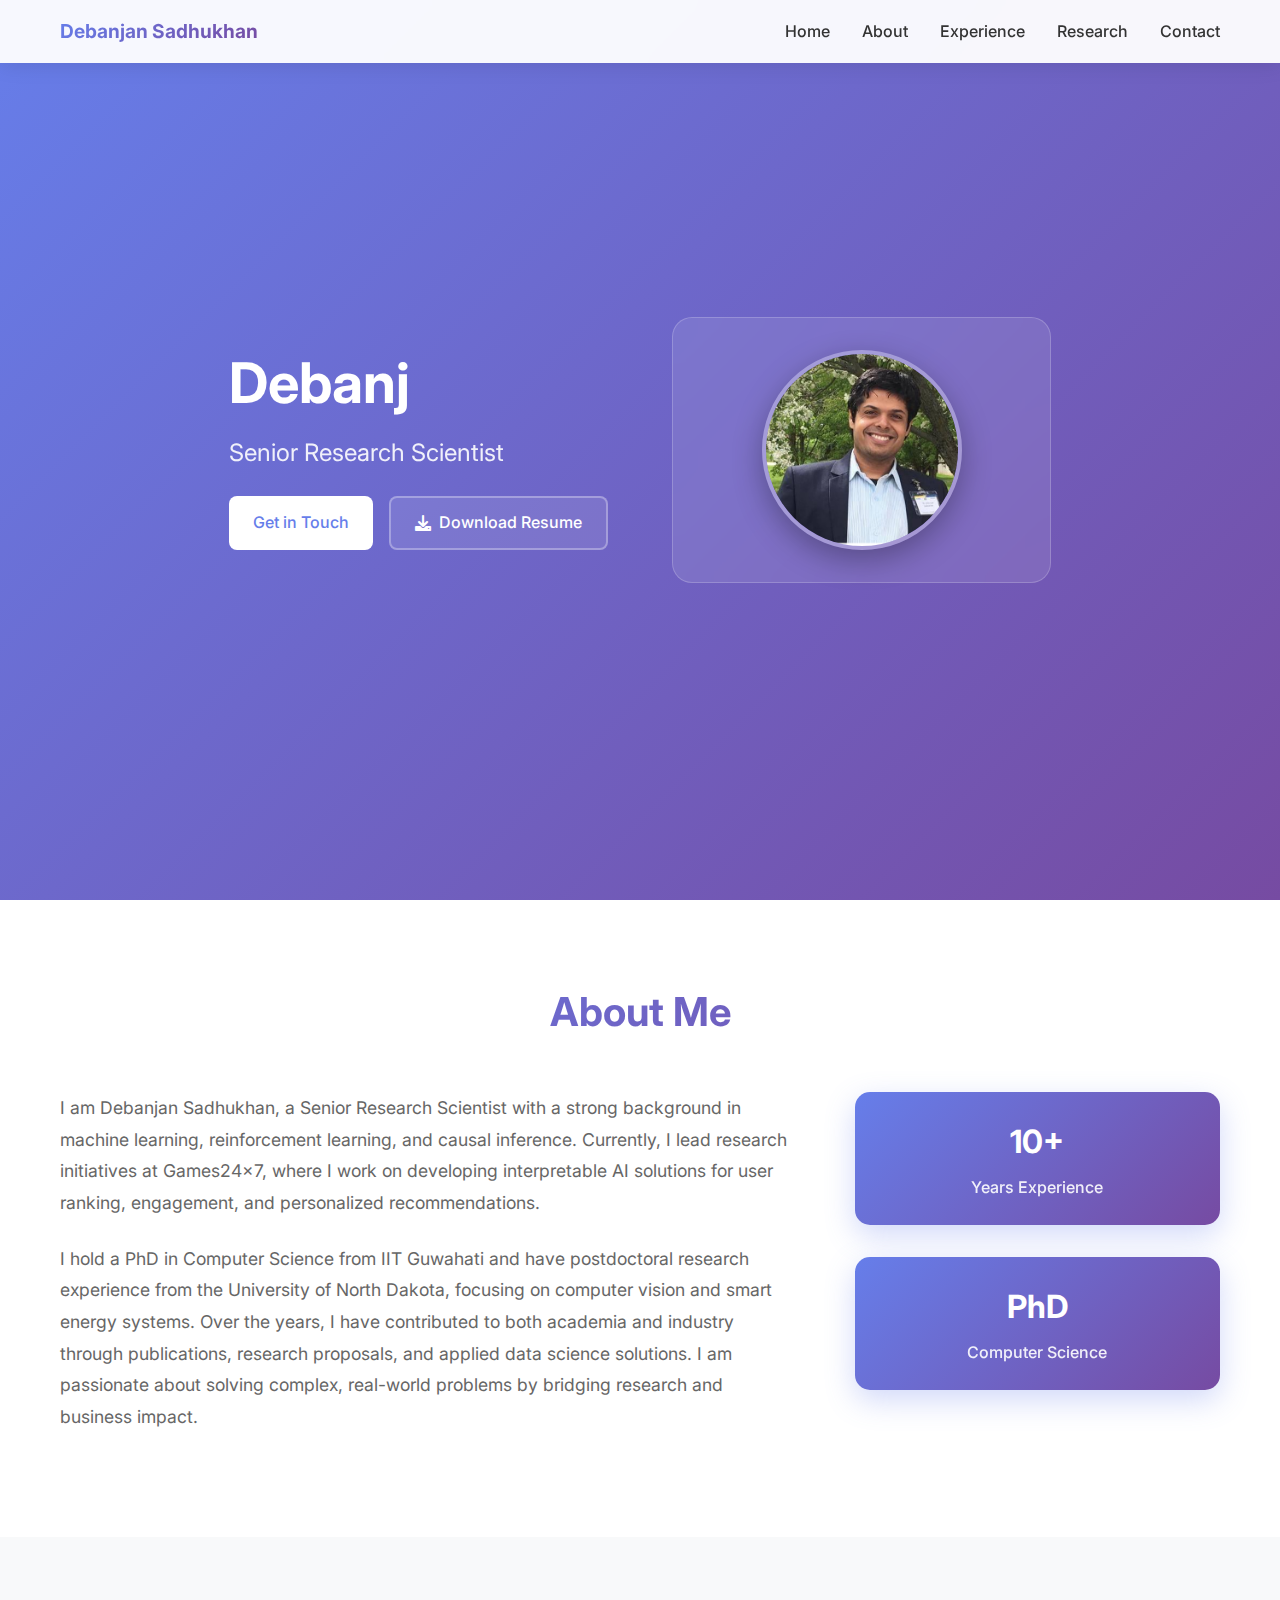
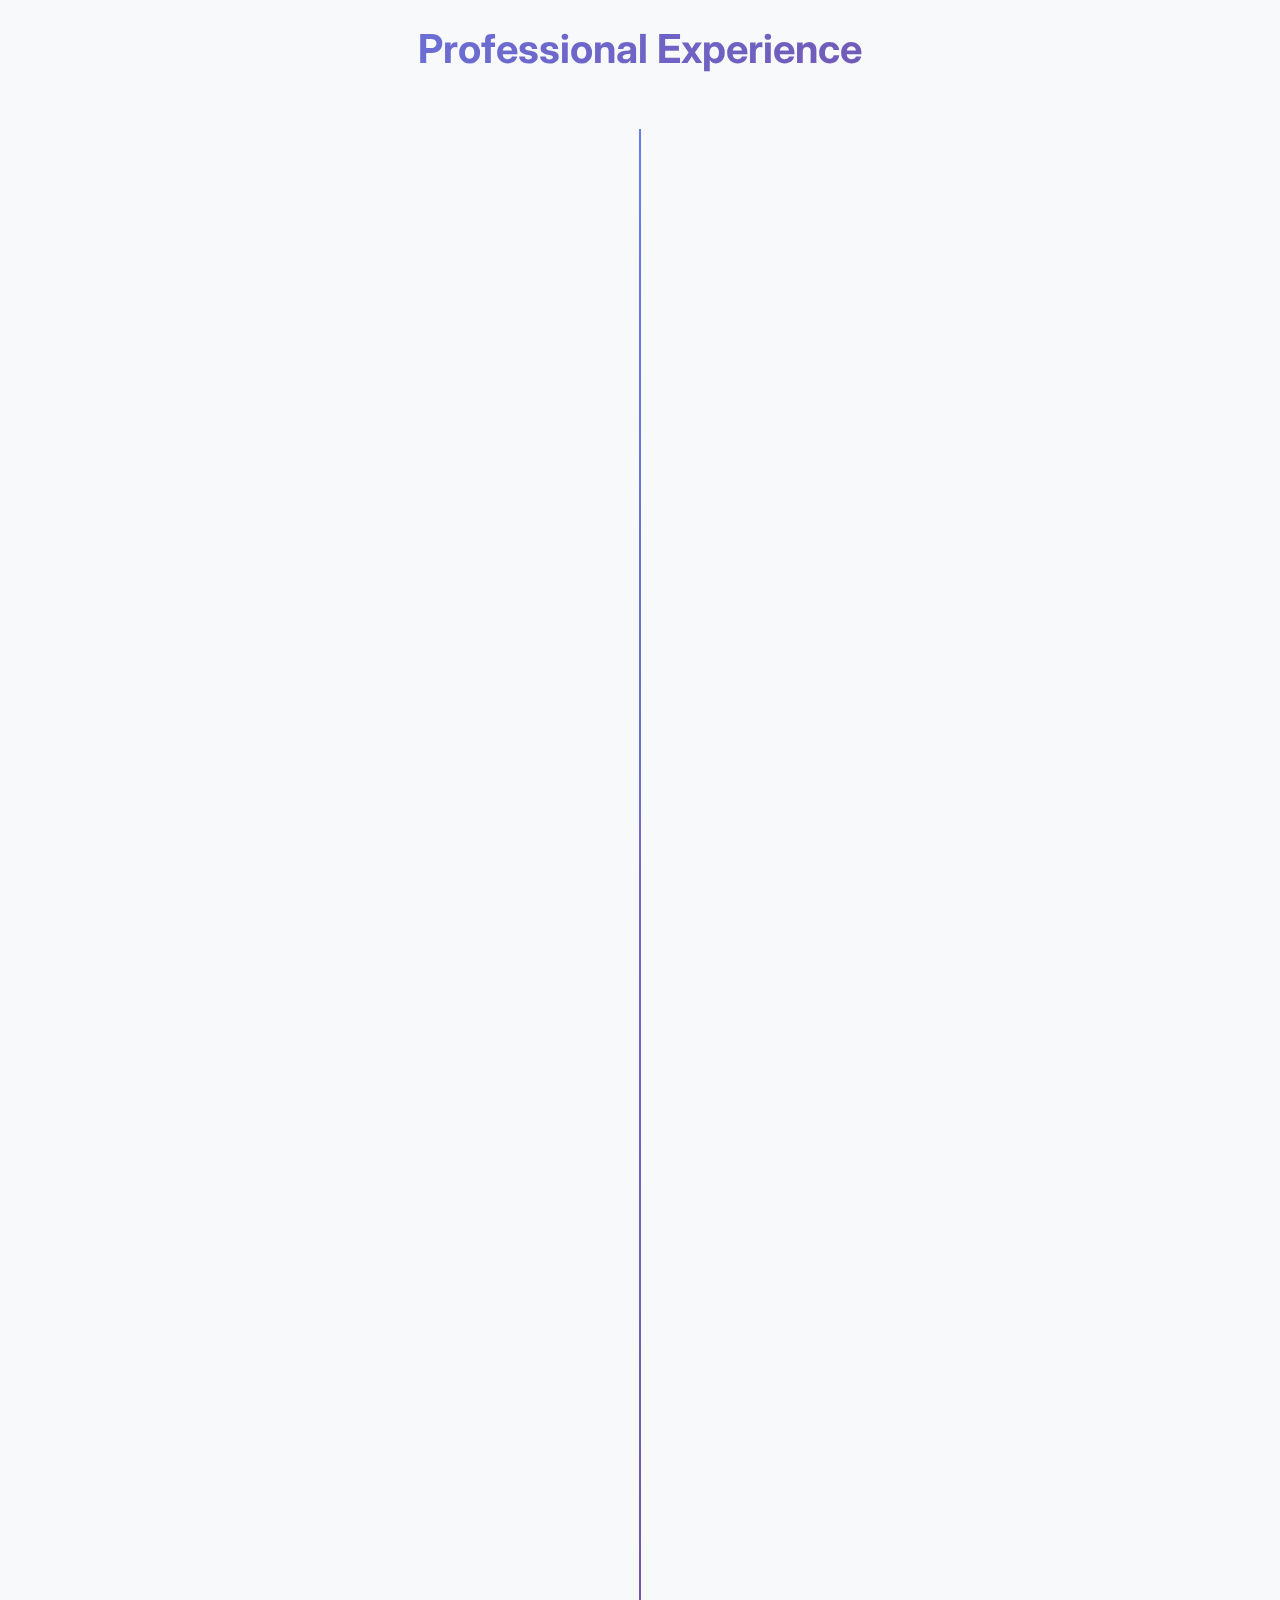
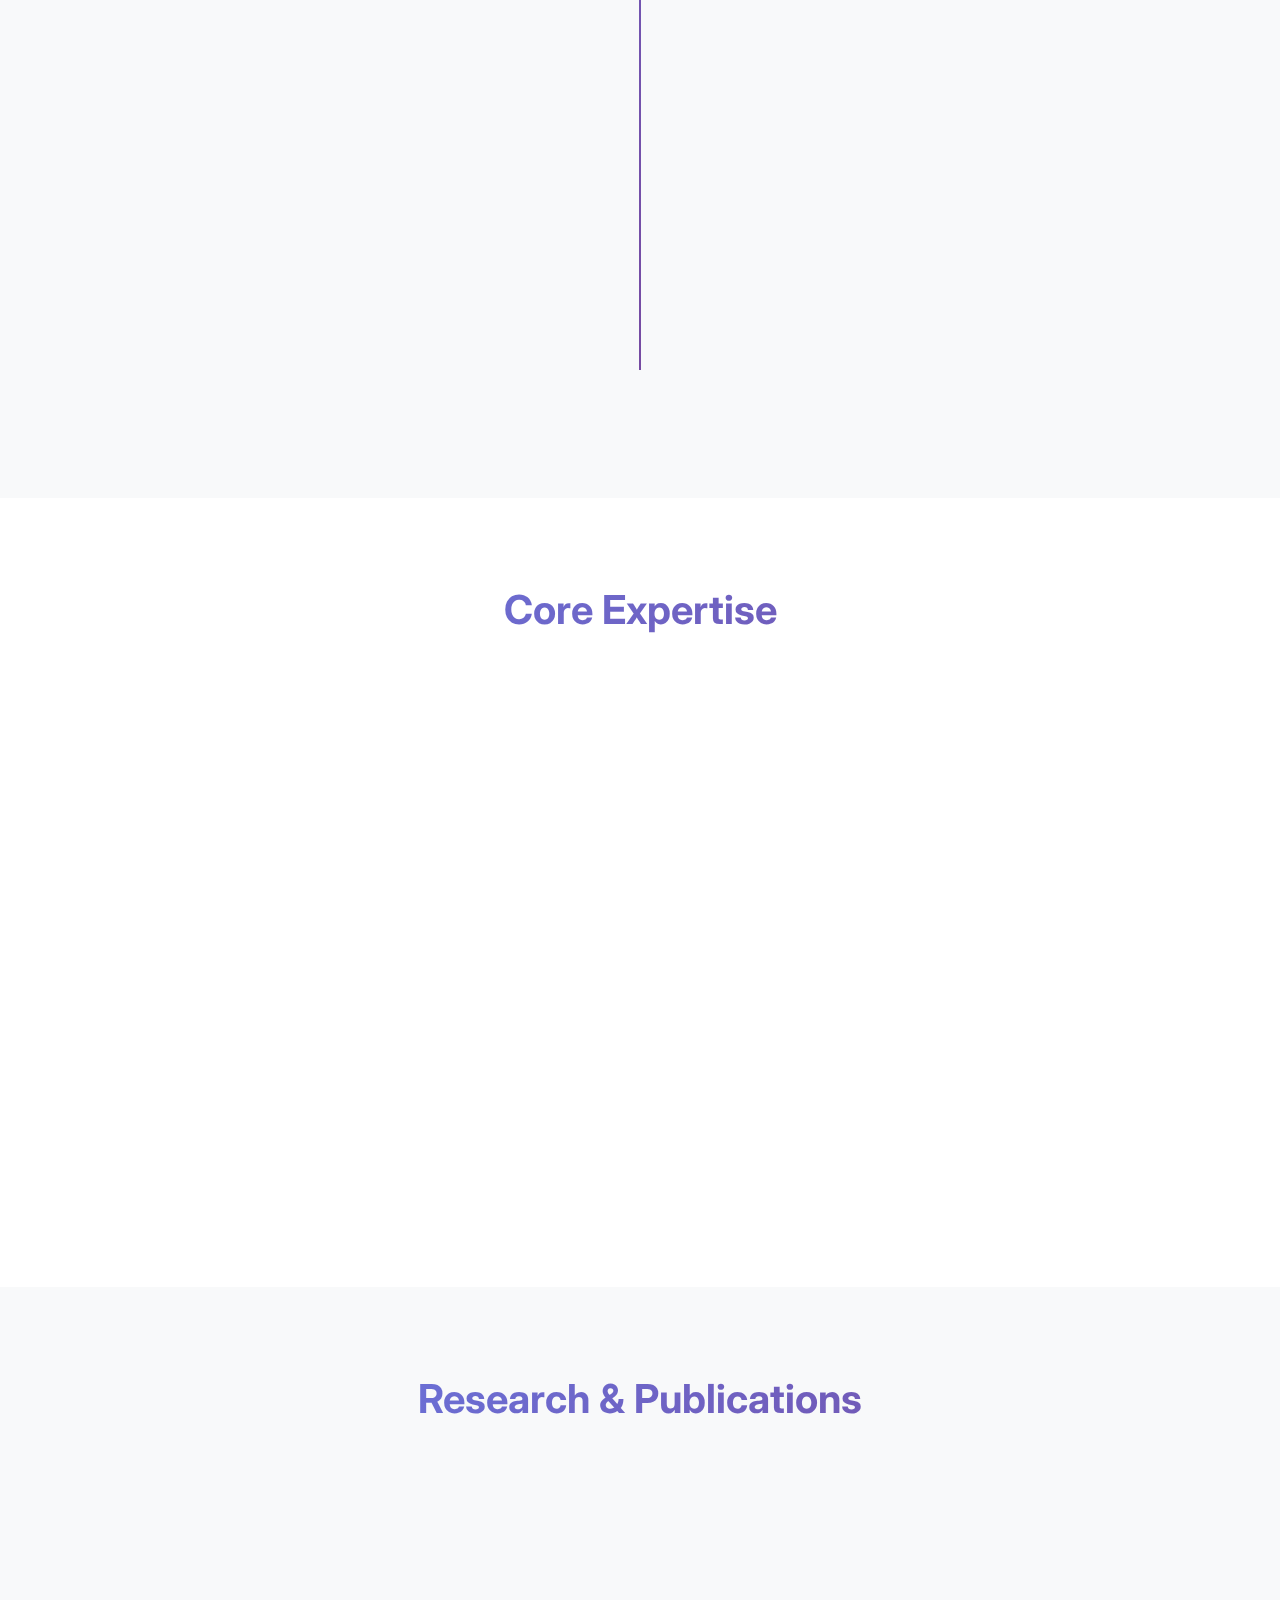
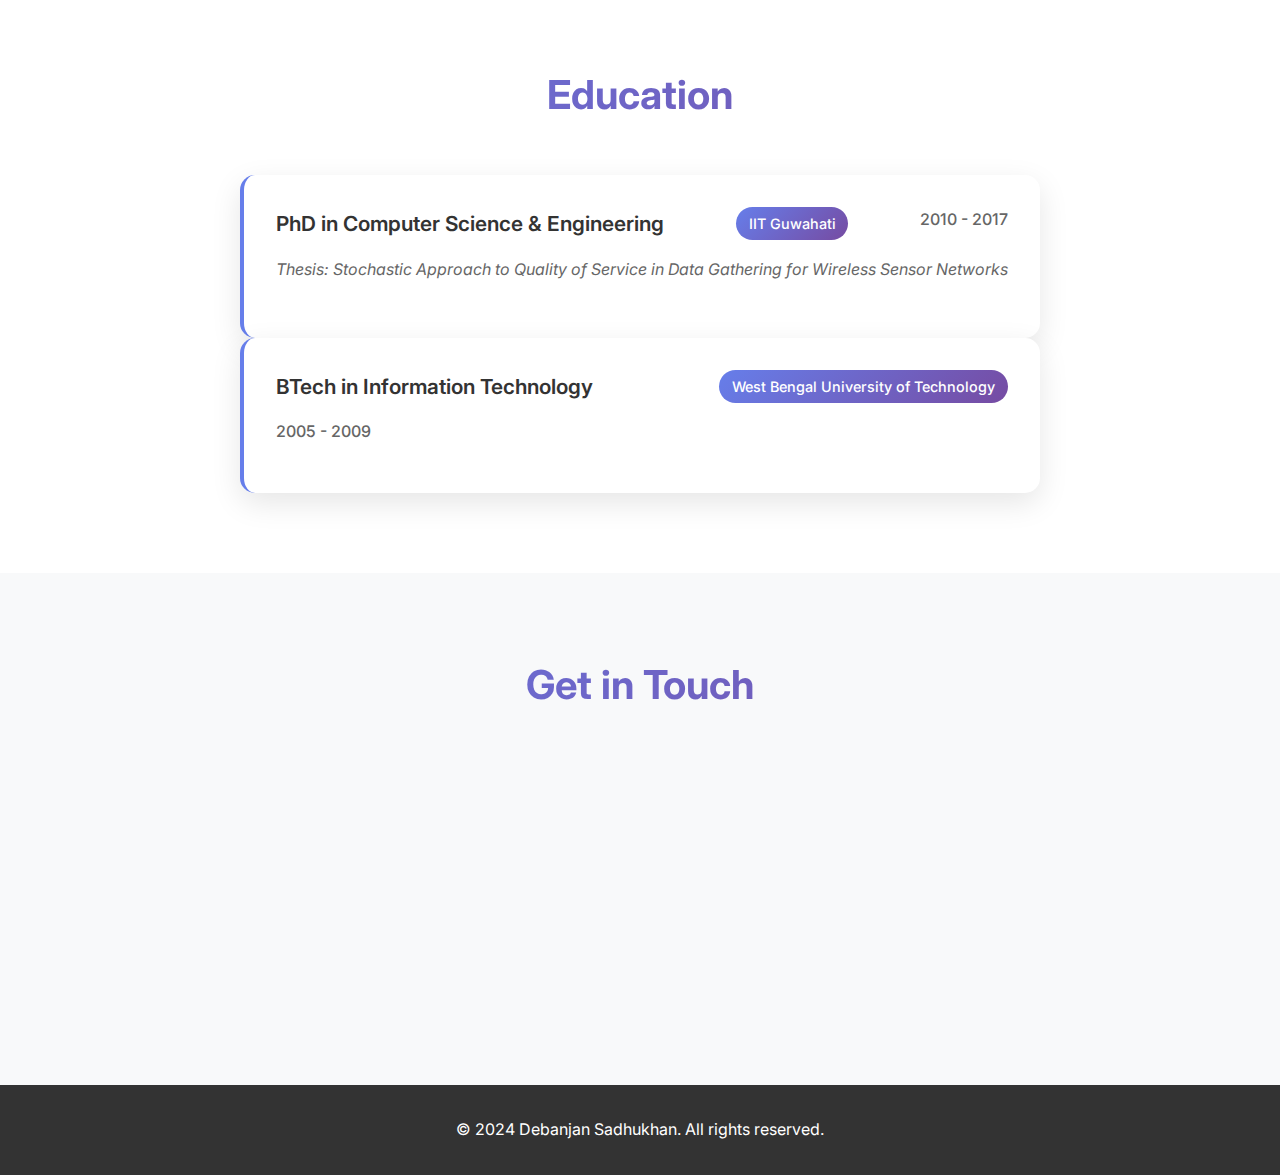
<file: index.html>
<!DOCTYPE html>
<html lang="en">
<head>
    <meta charset="UTF-8">
    <meta name="viewport" content="width=device-width, initial-scale=1.0">
    <title>Debanjan Sadhukhan - Senior Research Scientist</title>
    <link rel="stylesheet" href="styles.css">
    <link href="https://fonts.googleapis.com/css2?family=Inter:wght@300;400;500;600;700&display=swap" rel="stylesheet">
    <link rel="stylesheet" href="https://cdnjs.cloudflare.com/ajax/libs/font-awesome/6.0.0/css/all.min.css">
</head>
<body>
    <!-- Navigation -->
    <nav class="navbar">
        <div class="nav-container">
            <div class="nav-logo">
                <h2>Debanjan Sadhukhan</h2>
            </div>
            <ul class="nav-menu">
                <li><a href="#home" class="nav-link">Home</a></li>
                <li><a href="#about" class="nav-link">About</a></li>
                <li><a href="#experience" class="nav-link">Experience</a></li>
                <li><a href="#research" class="nav-link">Research</a></li>
                <li><a href="#contact" class="nav-link">Contact</a></li>
            </ul>
            <div class="hamburger">
                <span class="bar"></span>
                <span class="bar"></span>
                <span class="bar"></span>
            </div>
        </div>
    </nav>

    <!-- Hero Section -->
    <section id="home" class="hero">
        <div class="hero-container">
            <div class="hero-content">
                <h1 class="hero-title">Debanjan Sadhukhan</h1>
                <h2 class="hero-subtitle">Senior Research Scientist</h2>
                <div class="hero-buttons">
                    <a href="#contact" class="btn btn-primary">Get in Touch</a>
                    <a href="Debanjan_Resume_2025 copy.pdf" class="btn btn-secondary" target="_blank">
                        <i class="fas fa-download"></i> Download Resume
                    </a>
                </div>
            </div>
            <div class="hero-image">
                <div class="profile-card">
                    <div class="profile-avatar">
                        <img src="debanjan_photo.png" alt="Debanjan Sadhukhan" class="profile-photo">
                    </div>
                </div>
            </div>
        </div>
    </section>

    <!-- About Section -->
    <section id="about" class="about">
        <div class="container">
            <h2 class="section-title">About Me</h2>
            <div class="about-content">
                <div class="about-text">
                    <p>
                        I am Debanjan Sadhukhan, a Senior Research Scientist with a strong background in machine learning, reinforcement learning, and causal inference. Currently, I lead research initiatives at Games24x7, where I work on developing interpretable AI solutions for user ranking, engagement, and personalized recommendations.
                    </p>
                    <p>
                        I hold a PhD in Computer Science from IIT Guwahati and have postdoctoral research experience from the University of North Dakota, focusing on computer vision and smart energy systems. Over the years, I have contributed to both academia and industry through publications, research proposals, and applied data science solutions. I am passionate about solving complex, real-world problems by bridging research and business impact.
                    </p>
                </div>
                <div class="about-stats">
                    <div class="stat-item">
                        <h3>10+</h3>
                        <p>Years Experience</p>
                    </div>
                    <div class="stat-item">
                        <h3>PhD</h3>
                        <p>Computer Science</p>
                    </div>
                </div>
            </div>
        </div>
    </section>

    <!-- Experience Section -->
    <section id="experience" class="experience">
        <div class="container">
            <h2 class="section-title">Professional Experience</h2>
            <div class="timeline">
                <div class="timeline-item">
                    <div class="timeline-content">
                        <div class="timeline-header">
                            <h3>Senior Research Scientist</h3>
                            <span class="company">Games24x7</span>
                            <span class="duration">May 2024 - Present</span>
                        </div>
                        <p class="location">Bangalore, India</p>
                        <ul class="achievements">
                            <li>Led a team to convert business problems into research challenges and aligned stakeholders on their complexity and strategic impact</li>
                            <li>Developed an interpretable deep reinforcement learning-based user-ranking method to help designing new campaigns</li>
                        </ul>
                    </div>
                </div>
                <div class="timeline-item">
                    <div class="timeline-content">
                        <div class="timeline-header">
                            <h3>Research Scientist</h3>
                            <span class="company">Games24x7</span>
                            <span class="duration">Jan 2022 - April 2024</span>
                        </div>
                        <p class="location">Bangalore, India</p>
                        <ul class="achievements">
                            <li>Devised a novel causal-discovery technique in volatile user gameplay-behavior to discover causal-relationship and generate personalized treatments</li>
                            <li>Developed a deep reinforcement learning based recommendation to optimize gameplay intensity tailored to user personas (resulted in 3% improvement in engagement)</li>
                        </ul>
                    </div>
                </div>
                <div class="timeline-item">
                    <div class="timeline-content">
                        <div class="timeline-header">
                            <h3>Data Science Consultant</h3>
                            <span class="company">ZS</span>
                            <span class="duration">Dec 2020 - March 2021</span>
                        </div>
                        <p class="location">Bangalore, India</p>
                        <ul class="achievements">
                            <li>Leveraged conventional (such as XG-Boost with SHAP and LIME, Bayesian, and LSTM) and state-of-the-art (TabNet by Google) techniques for better industry-analytic forecasting</li>
                        </ul>
                    </div>
                </div>
                <div class="timeline-item">
                    <div class="timeline-content">
                        <div class="timeline-header">
                            <h3>Post-doc Research Fellow</h3>
                            <span class="company">University of North Dakota</span>
                            <span class="duration">Jan 2019 - Aug 2020</span>
                        </div>
                        <p class="location">Grand Forks, USA</p>
                        <ul class="achievements">
                            <li>Applied computer-vision based techniques such as Mask R-CNN, Fast R-CNN, and Faster R-CNN to thermal images to quantify standard heat transfer coefficient (U-value in BTU/hr/Sq.ft./F)</li>
                            <li>Optimized cost, HVAC control system using mixed-integer linear programming for smart building management applications</li>
                        </ul>
                    </div>
                </div>
                <div class="timeline-item">
                    <div class="timeline-content">
                        <div class="timeline-header">
                            <h3>Engineer</h3>
                            <span class="company">Boeing Research & Technology</span>
                            <span class="duration">Oct 2017 - Dec 2018</span>
                        </div>
                        <p class="location">Bangalore, India</p>
                        <ul class="achievements">
                            <li>Leveraged ML-based predictive collaborative stream filtering techniques for edge computing to promote bandwidth management and better aircraft state diagnostic system</li>
                            <li>Involved in design and implementation of optimization techniques for Boeing Smart Factory (an application to IoT)</li>
                        </ul>
                    </div>
                </div>
                <div class="timeline-item">
                    <div class="timeline-content">
                        <div class="timeline-header">
                            <h3>Project Associate</h3>
                            <span class="company">IISc, Bangalore</span>
                            <span class="duration">Jan 2017 - Aug 2017</span>
                        </div>
                        <p class="location">Bangalore, India</p>
                        <ul class="achievements">
                            <li>Leveraged stochastic optimization based techniques for energy harvested IoT network</li>
                        </ul>
                    </div>
                </div>
            </div>
        </div>
    </section>

    <!-- Skills Section -->
    <section class="skills">
        <div class="container">
            <h2 class="section-title">Core Expertise</h2>
            <div class="skills-grid">
                <a href="reinforcement-learning.html" class="skill-card">
                    <div class="skill-icon">
                        <i class="fas fa-brain"></i>
                    </div>
                    <h3>Reinforcement Learning</h3>
                    <p>Deep RL, Multi-agent systems, Policy optimization</p>
                </a>
                <a href="causal-discovery.html" class="skill-card">
                    <div class="skill-icon">
                        <i class="fas fa-project-diagram"></i>
                    </div>
                    <h3>Causal Discovery</h3>
                    <p>Causal inference, Structural equation modeling</p>
                </a>
                <a href="machine-learning.html" class="skill-card">
                    <div class="skill-icon">
                        <i class="fas fa-robot"></i>
                    </div>
                    <h3>Machine Learning</h3>
                    <p>Deep learning, Statistical modeling, Optimization</p>
                </a>
                <a href="computer-vision.html" class="skill-card">
                    <div class="skill-icon">
                        <i class="fas fa-eye"></i>
                    </div>
                    <h3>Computer Vision</h3>
                    <p>Object detection, Image processing, Thermal imaging</p>
                </a>
                <a href="stochastic-optimization.html" class="skill-card">
                    <div class="skill-icon">
                        <i class="fas fa-chart-line"></i>
                    </div>
                    <h3>Stochastic Optimization</h3>
                    <p>Stochastic processes, Optimization algorithms, QoS modeling</p>
                </a>
            </div>
        </div>
    </section>

    <!-- Research Section -->
    <section id="research" class="research">
        <div class="container">
            <h2 class="section-title">Research & Publications</h2>
            <div class="publications">
                <div class="publication-card">
                    <div class="publication-header">
                        <h3>Conferences</h3>
                    </div>
                    <ul class="publication-list">
                        <li>
                            <a href="https://dl.acm.org/doi/abs/10.1145/3627673.3680058" target="_blank">
                                D. Sadhukhan et al., EFfECT-RL: Enabling Framework for Establishing Causality and Triggering Engagement through RL. In Proceedings of the 33rd ACM International Conference on Information and Knowledge Management (CIKM), Boise, USA, 2024 (pp. 4836-4843)
                            </a>
                        </li>
                        <li>
                            S. Anand et al., Generalized Experiment Conclusion Framework for Extremely Volatile Data, Proceedings of the 12th ACM IKDD CODS and 30th COMAD, Jodhpur, India, 2024.
                        </li>
                        <li>
                            <a href="https://dl.acm.org/doi/abs/10.1145/3639856.3639884" target="_blank">
                                D. Sadhukhan et al., t-RELOAD: A REinforcement Learning-based Recommendation for Outcome-driven Application. In Proceedings of the Third International Conference on AI-ML Systems (pp. 1-7), Bangalore, India, 2023.
                            </a>
                        </li>
                        <li>
                            <a href="https://ieeexplore.ieee.org/abstract/document/9006077" target="_blank">
                                Y. Arjoune et al, Thermal Imagery Based Instance Segmentation for Energy Audit Applications in Buildings, IEEE International Conference on Big Data, Los Angeles, USA, 2019.
                            </a>
                        </li>
                        <li>
                            <a href="https://ieeexplore.ieee.org/abstract/document/8833924" target="_blank">
                                K. Koiner et al., Heat Loss Estimation using UAS Thermal Imagery, IEEE EIT, South Dakota, USA, 2019.
                            </a>
                        </li>
                        <li>
                            <a href="https://ieeexplore.ieee.org/abstract/document/8834203" target="_blank">
                                M. Poznaik et al., RF Exploitation and Detection Techniques using Software Defined Radio: A Survey, IEEE EIT, South Dakota, USA, 2019.
                            </a>
                        </li>
                        <li>
                            <a href="https://link.springer.com/chapter/10.1007/978-3-319-33936-8_24" target="_blank">
                                D. Sadhukhan et al., Critical Sensor Density for Event-driven Data-gathering in Delay and Lifetime Constrained WSN, International Conference on WWIC, Thessaloniki, Greece, 2016.
                            </a>
                        </li>
                    </ul>
                </div>
                <div class="publication-card">
                    <div class="publication-header">
                        <h3>Journals</h3>
                    </div>
                    <ul class="publication-list">
                        <li>
                            <a href="https://www.mdpi.com/1424-8220/21/13/4375" target="_blank">
                                Y. Arjoune et al., An Instance Segmentation and Clustering Model for Energy Audit Assessments in Built Environments: A Multi-stage Approach, MDPI Sensors, 2021.
                            </a>
                        </li>
                        <li>
                            <a href="https://doi.org/10.1016/j.jobe.2020.101637" target="_blank">
                                D. Sadhukhan et al., Estimating Surface Temperature from Thermal Imagery of Buildings for Accurate Thermal Transmittance (U-value): A Machine Learning Perspective, Journal of Building Engineering, Elsevier, 2020.
                            </a>
                        </li>
                        <li>
                            <a href="https://doi.org/10.1007/s11276-020-02400-5" target="_blank">
                                D. Sadhukhan et al., Energy Efficient Multi-Beacon Guard Method for Periodic Data Gathering in Time Synchronized WSN, Wireless Networks, Springer, 2020.
                            </a>
                        </li>
                        <li>
                            <a href="https://doi.org/10.1007/s11277-020-07999-4" target="_blank">
                                D. Sadhukhan et al., Minimizing Critical Event Delay and Maximizing Lifetime in a Dynamic Hybrid Data-gathering, Wireless Personal Communications, Springer, 2021.
                            </a>
                        </li>
                        <li>
                            <a href="https://link.springer.com/article/10.1007/s11276-018-01926-z" target="_blank">
                                D. Sadhukhan et al., Minimum cost event driven WSN with spatial differentiated QoS requirements, Wireless Networks, Springer, 2018.
                            </a>
                        </li>
                        <li>
                            <a href="https://link.springer.com/article/10.1007/s11277-017-4760-8" target="_blank">
                                D. Sadhukhan et al., Effect of Clock-skew in Event-Driven, Delay Constrained Heterogeneous WSN with Anycast, Wireless Personal Communications, Springer, 2017.
                            </a>
                        </li>
                    </ul>
                </div>
                <div class="publication-card">
                    <div class="publication-header">
                        <h3>Posters</h3>
                    </div>
                    <ul class="publication-list">
                        <li>
                            Heat Loss Estimation using UAS Thermal Imagery, AUVSI XPonential 2019, Chicago, USA, 2019.
                        </li>
                        <li>
                            Edge Detection and Dominant Color Masking of Thermal Imagery Data Sets, Graduate Research Achievement Day, University of North Dakota, ND, USA, 2019.
                        </li>
                        <li>
                            Thermal Imagery Based Instance Segmentation for Energy Audit Applications in Buildings, IEEE Big Data, Los Angeles, USA, 2019.
                        </li>
                    </ul>
                </div>
            </div>
        </div>
    </section>

    <!-- Education Section -->
    <section class="education">
        <div class="container">
            <h2 class="section-title">Education</h2>
            <div class="education-card">
                <div class="education-header">
                    <h3>PhD in Computer Science & Engineering</h3>
                    <span class="institution">IIT Guwahati</span>
                    <span class="duration">2010 - 2017</span>
                </div>
                <p class="thesis-title">Thesis: Stochastic Approach to Quality of Service in Data Gathering for Wireless Sensor Networks</p>
            </div>
            <div class="education-card">
                <div class="education-header">
                    <h3>BTech in Information Technology</h3>
                    <span class="institution">West Bengal University of Technology</span>
                    <span class="duration">2005 - 2009</span>
                </div>
            </div>
        </div>
    </section>

    <!-- Contact Section -->
    <section id="contact" class="contact">
        <div class="container">
            <h2 class="section-title">Get in Touch</h2>
            <div class="contact-content">
                <div class="contact-info">
                    <div class="contact-item">
                        <i class="fas fa-envelope"></i>
                        <div>
                            <h4>Email</h4>
                            <a href="mailto:debanjans.sadhukhan@gmail.com">debanjans.sadhukhan@gmail.com</a>
                        </div>
                    </div>
                    <div class="contact-item">
                        <i class="fas fa-phone"></i>
                        <div>
                            <h4>Phone</h4>
                            <a href="tel:+917896172142">+91-7896172142</a>
                        </div>
                    </div>
                    <div class="contact-item">
                        <i class="fas fa-map-marker-alt"></i>
                        <div>
                            <h4>Location</h4>
                            <p>Bangalore, India</p>
                        </div>
                    </div>
                    <div class="contact-item">
                        <i class="fab fa-linkedin"></i>
                        <div>
                            <h4>LinkedIn</h4>
                            <a href="https://www.linkedin.com/in/debanjan-sadhukhan-b4538092/" target="_blank">debanjan-sadhukhan</a>
                        </div>
                    </div>
                </div>
            </div>
        </div>
    </section>

    <!-- Footer -->
    <footer class="footer">
        <div class="container">
            <p>&copy; 2024 Debanjan Sadhukhan. All rights reserved.</p>
        </div>
    </footer>

    <script src="script.js"></script>
</body>
</html>
</file>
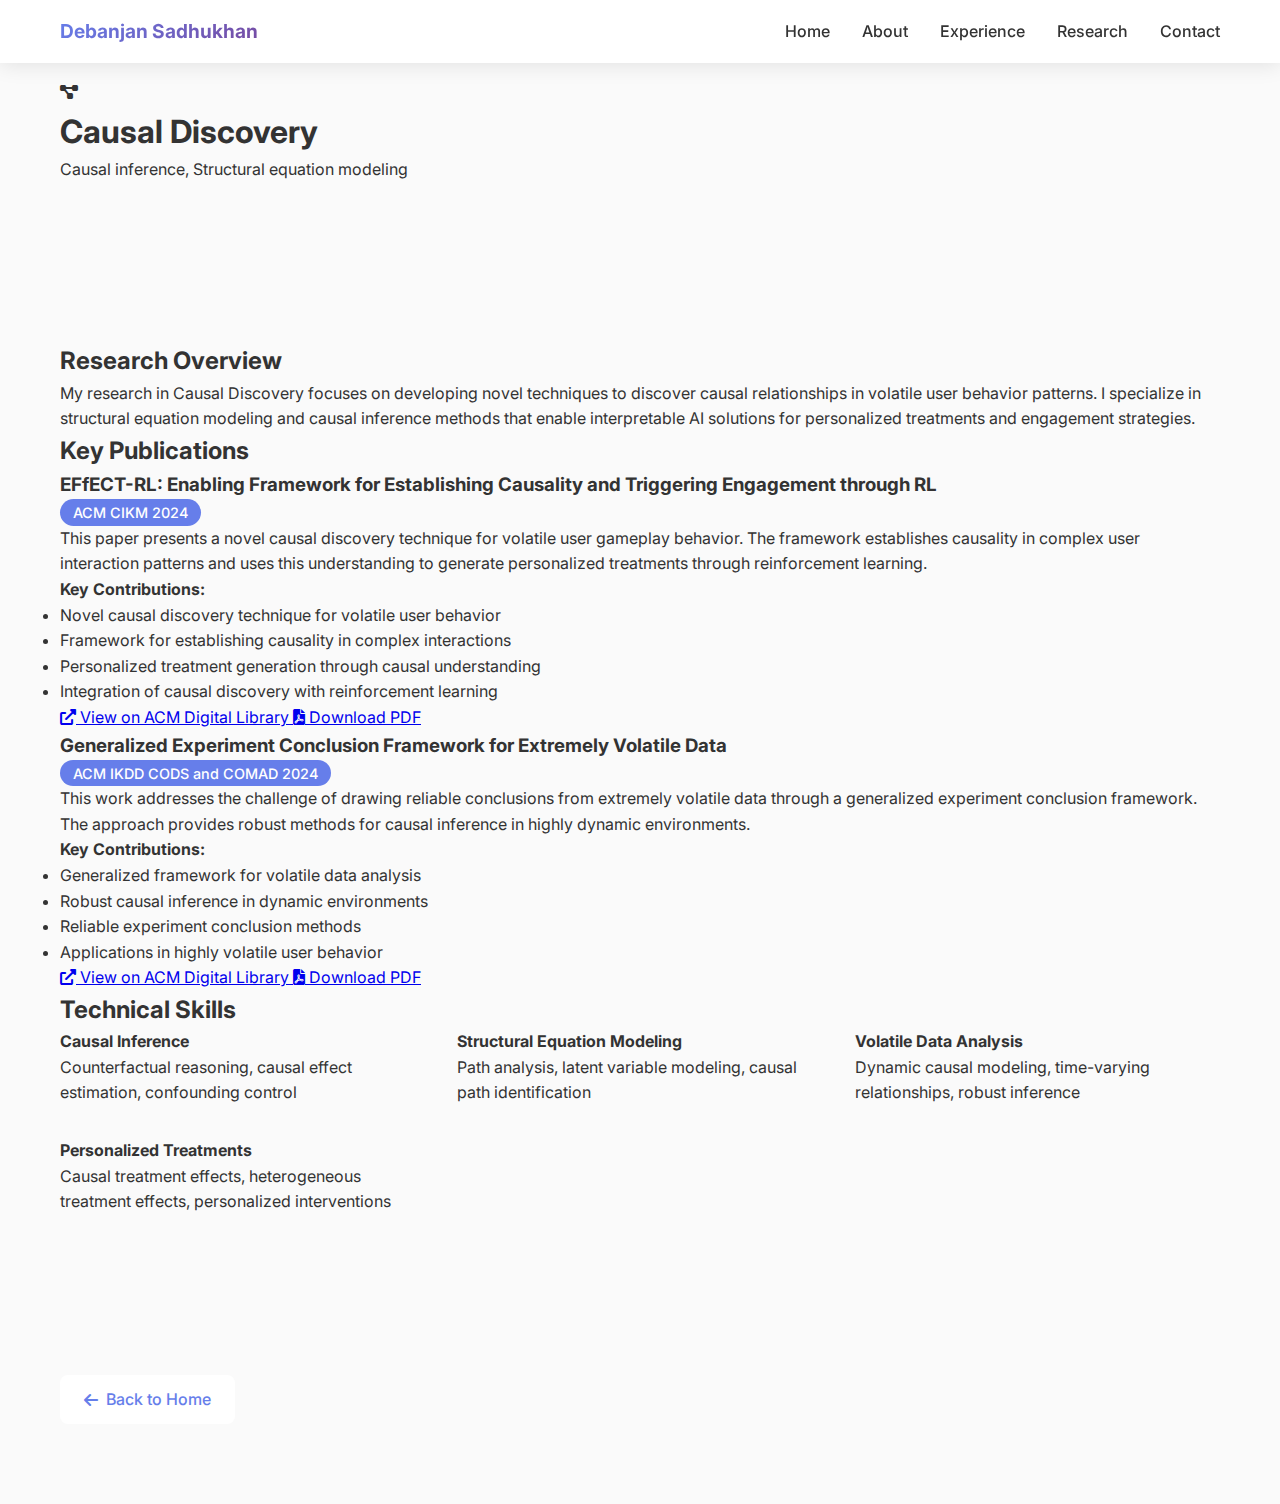
<file: causal-discovery.html>
<!DOCTYPE html>
<html lang="en">
<head>
    <meta charset="UTF-8">
    <meta name="viewport" content="width=device-width, initial-scale=1.0">
    <title>Causal Discovery - Debanjan Sadhukhan</title>
    <link rel="stylesheet" href="styles.css">
    <link href="https://fonts.googleapis.com/css2?family=Inter:wght@300;400;500;600;700&display=swap" rel="stylesheet">
    <link rel="stylesheet" href="https://cdnjs.cloudflare.com/ajax/libs/font-awesome/6.0.0/css/all.min.css">
</head>
<body>
    <!-- Navigation -->
    <nav class="navbar">
        <div class="nav-container">
            <div class="nav-logo">
                <a href="index.html" style="text-decoration: none; color: inherit;">
                    <h2>Debanjan Sadhukhan</h2>
                </a>
            </div>
            <ul class="nav-menu">
                <li><a href="index.html" class="nav-link">Home</a></li>
                <li><a href="index.html#about" class="nav-link">About</a></li>
                <li><a href="index.html#experience" class="nav-link">Experience</a></li>
                <li><a href="index.html#research" class="nav-link">Research</a></li>
                <li><a href="index.html#contact" class="nav-link">Contact</a></li>
            </ul>
        </div>
    </nav>

    <!-- Expertise Header -->
    <section class="expertise-hero">
        <div class="container">
            <div class="expertise-header">
                <div class="expertise-icon">
                    <i class="fas fa-project-diagram"></i>
                </div>
                <h1>Causal Discovery</h1>
                <p>Causal inference, Structural equation modeling</p>
            </div>
        </div>
    </section>

    <!-- Expertise Content -->
    <section class="expertise-content">
        <div class="container">
            <div class="expertise-description">
                <h2>Research Overview</h2>
                <p>
                    My research in Causal Discovery focuses on developing novel techniques to discover causal relationships in volatile 
                    user behavior patterns. I specialize in structural equation modeling and causal inference methods that enable 
                    interpretable AI solutions for personalized treatments and engagement strategies.
                </p>
            </div>

            <div class="research-papers">
                <h2>Key Publications</h2>
                
                <div class="paper-card">
                    <div class="paper-header">
                        <h3>EFfECT-RL: Enabling Framework for Establishing Causality and Triggering Engagement through RL</h3>
                        <span class="venue">ACM CIKM 2024</span>
                    </div>
                    <div class="paper-abstract">
                        <p>
                            This paper presents a novel causal discovery technique for volatile user gameplay behavior. The framework 
                            establishes causality in complex user interaction patterns and uses this understanding to generate 
                            personalized treatments through reinforcement learning.
                        </p>
                        <p>
                            <strong>Key Contributions:</strong>
                        </p>
                        <ul>
                            <li>Novel causal discovery technique for volatile user behavior</li>
                            <li>Framework for establishing causality in complex interactions</li>
                            <li>Personalized treatment generation through causal understanding</li>
                            <li>Integration of causal discovery with reinforcement learning</li>
                        </ul>
                    </div>
                    <div class="paper-links">
                        <a href="https://dl.acm.org/doi/abs/10.1145/3627673.3680058" target="_blank" class="paper-link">
                            <i class="fas fa-external-link-alt"></i> View on ACM Digital Library
                        </a>
                        <a href="Papers/Conferences/effect_Rl (10).pdf" target="_blank" class="paper-link">
                            <i class="fas fa-file-pdf"></i> Download PDF
                        </a>
                    </div>
                </div>

                <div class="paper-card">
                    <div class="paper-header">
                        <h3>Generalized Experiment Conclusion Framework for Extremely Volatile Data</h3>
                        <span class="venue">ACM IKDD CODS and COMAD 2024</span>
                    </div>
                    <div class="paper-abstract">
                        <p>
                            This work addresses the challenge of drawing reliable conclusions from extremely volatile data through 
                            a generalized experiment conclusion framework. The approach provides robust methods for causal inference 
                            in highly dynamic environments.
                        </p>
                        <p>
                            <strong>Key Contributions:</strong>
                        </p>
                        <ul>
                            <li>Generalized framework for volatile data analysis</li>
                            <li>Robust causal inference in dynamic environments</li>
                            <li>Reliable experiment conclusion methods</li>
                            <li>Applications in highly volatile user behavior</li>
                        </ul>
                    </div>
                    <div class="paper-links">
                        <a href="https://dl.acm.org/doi/10.1145/3703323.3704276" target="_blank" class="paper-link">
                            <i class="fas fa-external-link-alt"></i> View on ACM Digital Library
                        </a>
                        <a href="Papers/Conferences/generalize_AB.pdf" target="_blank" class="paper-link">
                            <i class="fas fa-file-pdf"></i> Download PDF
                        </a>
                    </div>
                </div>
            </div>

            <div class="expertise-skills">
                <h2>Technical Skills</h2>
                <div class="skills-grid">
                    <div class="skill-item">
                        <h4>Causal Inference</h4>
                        <p>Counterfactual reasoning, causal effect estimation, confounding control</p>
                    </div>
                    <div class="skill-item">
                        <h4>Structural Equation Modeling</h4>
                        <p>Path analysis, latent variable modeling, causal path identification</p>
                    </div>
                    <div class="skill-item">
                        <h4>Volatile Data Analysis</h4>
                        <p>Dynamic causal modeling, time-varying relationships, robust inference</p>
                    </div>
                    <div class="skill-item">
                        <h4>Personalized Treatments</h4>
                        <p>Causal treatment effects, heterogeneous treatment effects, personalized interventions</p>
                    </div>
                </div>
            </div>
        </div>
    </section>

    <!-- Back to Home -->
    <section class="back-home">
        <div class="container">
            <a href="index.html" class="btn btn-primary">
                <i class="fas fa-arrow-left"></i> Back to Home
            </a>
        </div>
    </section>

    <script src="script.js"></script>
</body>
</html>
</file>
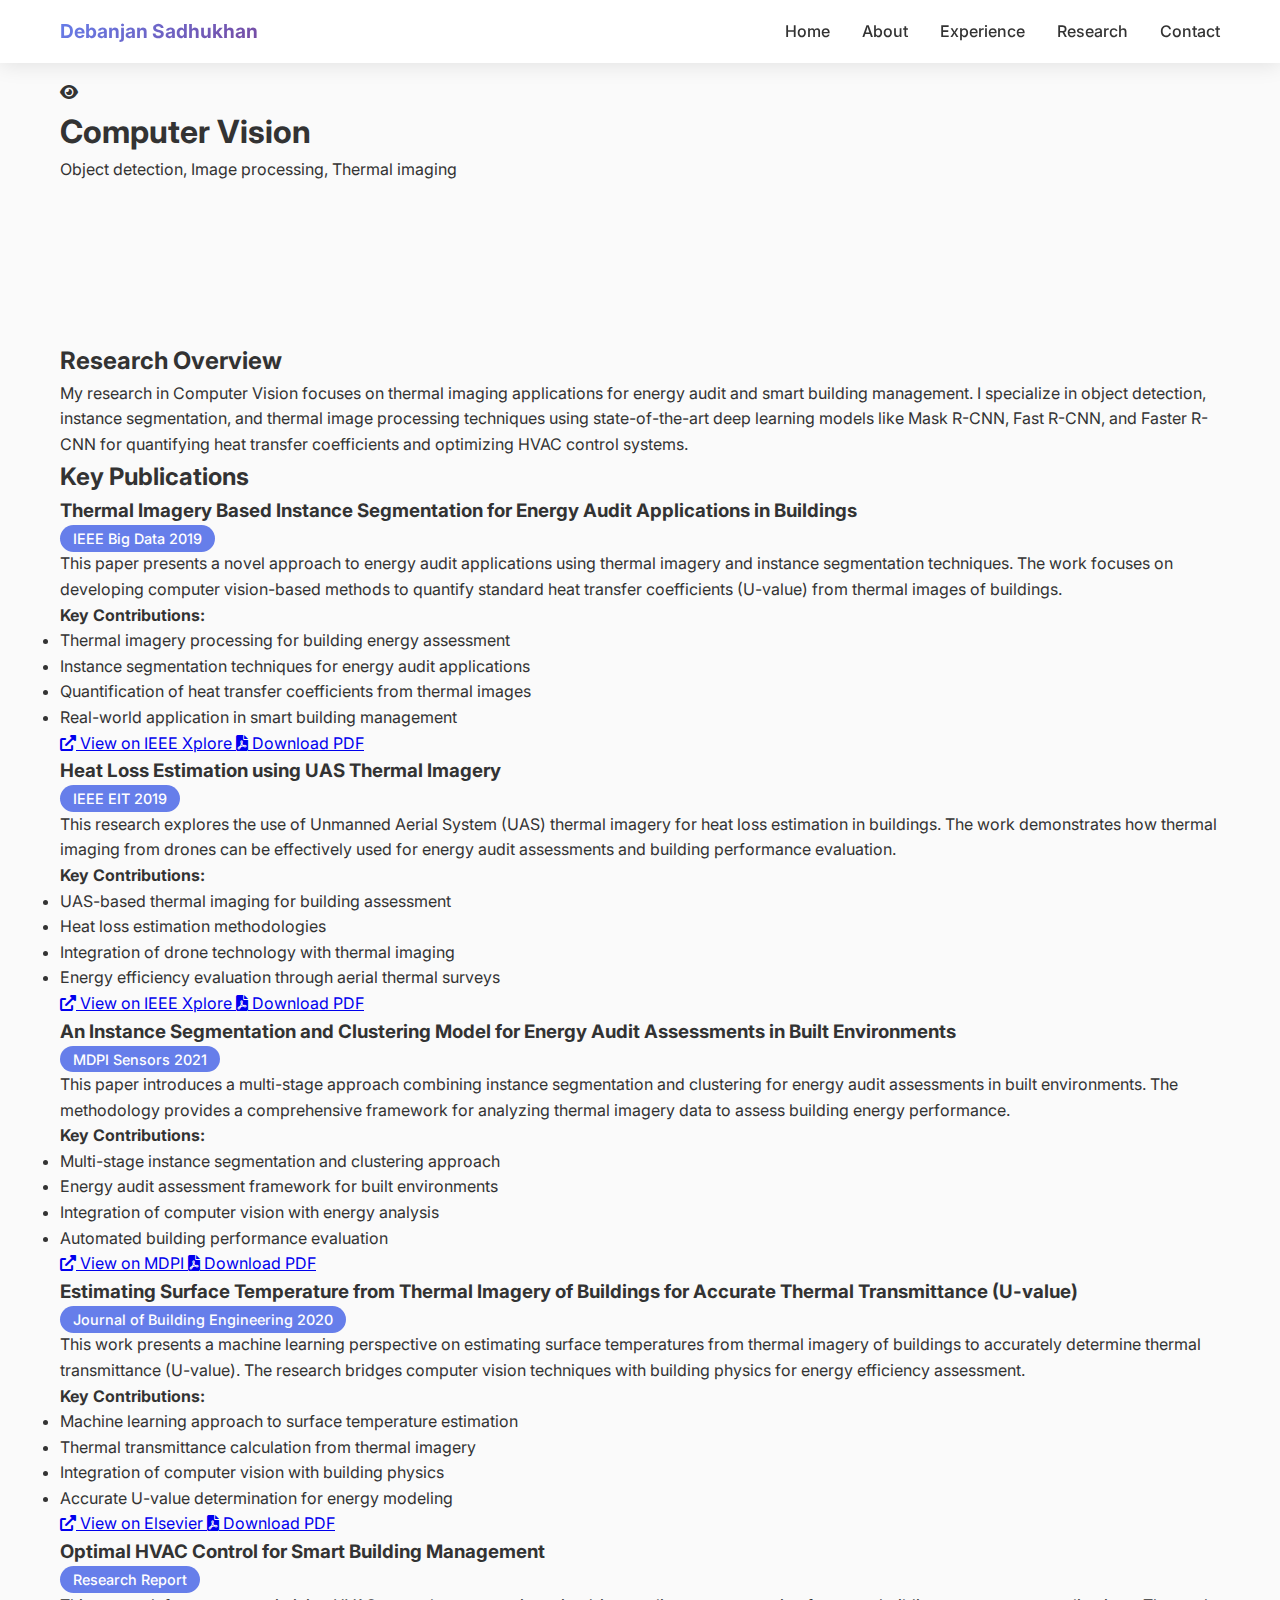
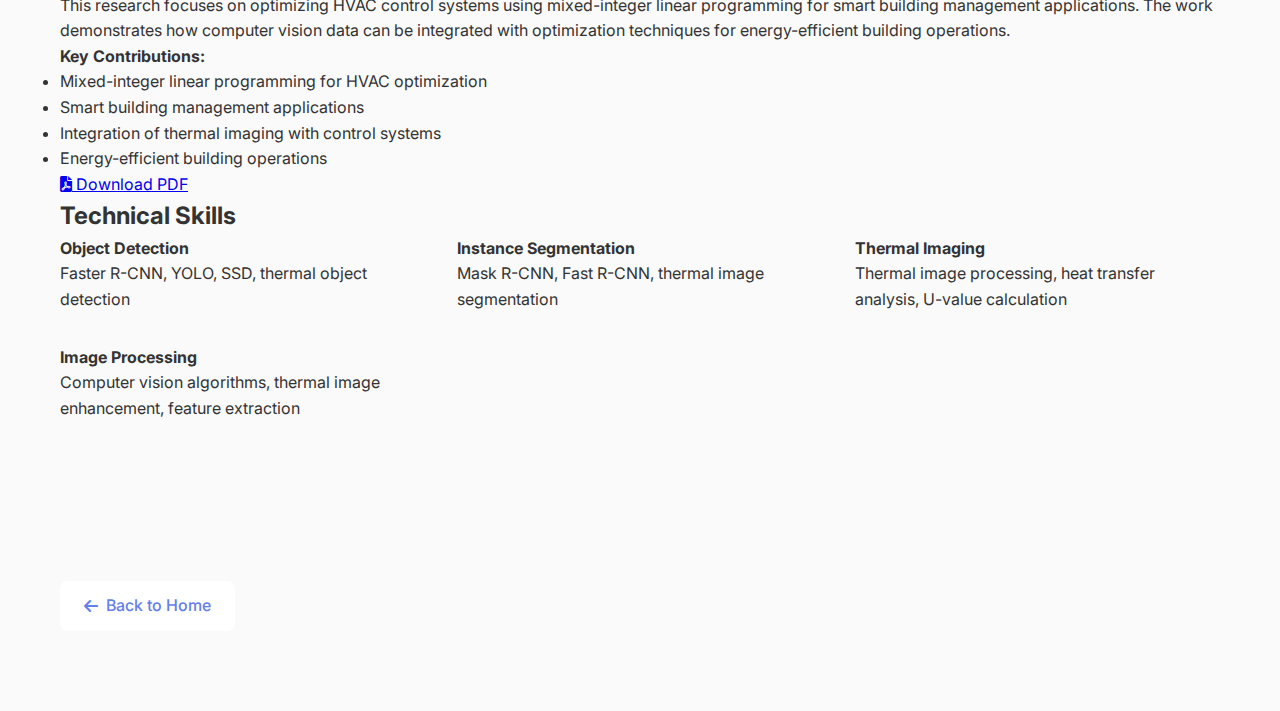
<file: computer-vision.html>
<!DOCTYPE html>
<html lang="en">
<head>
    <meta charset="UTF-8">
    <meta name="viewport" content="width=device-width, initial-scale=1.0">
    <title>Computer Vision - Debanjan Sadhukhan</title>
    <link rel="stylesheet" href="styles.css">
    <link href="https://fonts.googleapis.com/css2?family=Inter:wght@300;400;500;600;700&display=swap" rel="stylesheet">
    <link rel="stylesheet" href="https://cdnjs.cloudflare.com/ajax/libs/font-awesome/6.0.0/css/all.min.css">
</head>
<body>
    <!-- Navigation -->
    <nav class="navbar">
        <div class="nav-container">
            <div class="nav-logo">
                <a href="index.html" style="text-decoration: none; color: inherit;">
                    <h2>Debanjan Sadhukhan</h2>
                </a>
            </div>
            <ul class="nav-menu">
                <li><a href="index.html" class="nav-link">Home</a></li>
                <li><a href="index.html#about" class="nav-link">About</a></li>
                <li><a href="index.html#experience" class="nav-link">Experience</a></li>
                <li><a href="index.html#research" class="nav-link">Research</a></li>
                <li><a href="index.html#contact" class="nav-link">Contact</a></li>
            </ul>
        </div>
    </nav>

    <!-- Expertise Header -->
    <section class="expertise-hero">
        <div class="container">
            <div class="expertise-header">
                <div class="expertise-icon">
                    <i class="fas fa-eye"></i>
                </div>
                <h1>Computer Vision</h1>
                <p>Object detection, Image processing, Thermal imaging</p>
            </div>
        </div>
    </section>

    <!-- Expertise Content -->
    <section class="expertise-content">
        <div class="container">
            <div class="expertise-description">
                <h2>Research Overview</h2>
                <p>
                    My research in Computer Vision focuses on thermal imaging applications for energy audit and smart building management. 
                    I specialize in object detection, instance segmentation, and thermal image processing techniques using state-of-the-art 
                    deep learning models like Mask R-CNN, Fast R-CNN, and Faster R-CNN for quantifying heat transfer coefficients and 
                    optimizing HVAC control systems.
                </p>
            </div>

            <div class="research-papers">
                <h2>Key Publications</h2>
                
                <div class="paper-card">
                    <div class="paper-header">
                        <h3>Thermal Imagery Based Instance Segmentation for Energy Audit Applications in Buildings</h3>
                        <span class="venue">IEEE Big Data 2019</span>
                    </div>
                    <div class="paper-abstract">
                        <p>
                            This paper presents a novel approach to energy audit applications using thermal imagery and instance segmentation techniques. 
                            The work focuses on developing computer vision-based methods to quantify standard heat transfer coefficients (U-value) 
                            from thermal images of buildings.
                        </p>
                        <p>
                            <strong>Key Contributions:</strong>
                        </p>
                        <ul>
                            <li>Thermal imagery processing for building energy assessment</li>
                            <li>Instance segmentation techniques for energy audit applications</li>
                            <li>Quantification of heat transfer coefficients from thermal images</li>
                            <li>Real-world application in smart building management</li>
                        </ul>
                    </div>
                    <div class="paper-links">
                        <a href="https://ieeexplore.ieee.org/abstract/document/9006077" target="_blank" class="paper-link">
                            <i class="fas fa-external-link-alt"></i> View on IEEE Xplore
                        </a>
                        <a href="Papers/Conferences/IEEEBigData.pdf" target="_blank" class="paper-link">
                            <i class="fas fa-file-pdf"></i> Download PDF
                        </a>
                    </div>
                </div>

                <div class="paper-card">
                    <div class="paper-header">
                        <h3>Heat Loss Estimation using UAS Thermal Imagery</h3>
                        <span class="venue">IEEE EIT 2019</span>
                    </div>
                    <div class="paper-abstract">
                        <p>
                            This research explores the use of Unmanned Aerial System (UAS) thermal imagery for heat loss estimation in buildings. 
                            The work demonstrates how thermal imaging from drones can be effectively used for energy audit assessments and 
                            building performance evaluation.
                        </p>
                        <p>
                            <strong>Key Contributions:</strong>
                        </p>
                        <ul>
                            <li>UAS-based thermal imaging for building assessment</li>
                            <li>Heat loss estimation methodologies</li>
                            <li>Integration of drone technology with thermal imaging</li>
                            <li>Energy efficiency evaluation through aerial thermal surveys</li>
                        </ul>
                    </div>
                    <div class="paper-links">
                        <a href="https://ieeexplore.ieee.org/abstract/document/8833924" target="_blank" class="paper-link">
                            <i class="fas fa-external-link-alt"></i> View on IEEE Xplore
                        </a>
                        <a href="Papers/Conferences/Heat Loss Estimation(EIT).pdf" target="_blank" class="paper-link">
                            <i class="fas fa-file-pdf"></i> Download PDF
                        </a>
                    </div>
                </div>

                <div class="paper-card">
                    <div class="paper-header">
                        <h3>An Instance Segmentation and Clustering Model for Energy Audit Assessments in Built Environments</h3>
                        <span class="venue">MDPI Sensors 2021</span>
                    </div>
                    <div class="paper-abstract">
                        <p>
                            This paper introduces a multi-stage approach combining instance segmentation and clustering for energy audit assessments 
                            in built environments. The methodology provides a comprehensive framework for analyzing thermal imagery data 
                            to assess building energy performance.
                        </p>
                        <p>
                            <strong>Key Contributions:</strong>
                        </p>
                        <ul>
                            <li>Multi-stage instance segmentation and clustering approach</li>
                            <li>Energy audit assessment framework for built environments</li>
                            <li>Integration of computer vision with energy analysis</li>
                            <li>Automated building performance evaluation</li>
                        </ul>
                    </div>
                    <div class="paper-links">
                        <a href="https://www.mdpi.com/1424-8220/21/13/4375" target="_blank" class="paper-link">
                            <i class="fas fa-external-link-alt"></i> View on MDPI
                        </a>
                        <a href="Papers/Journals/sensors-21-04375-v2.pdf" target="_blank" class="paper-link">
                            <i class="fas fa-file-pdf"></i> Download PDF
                        </a>
                    </div>
                </div>

                <div class="paper-card">
                    <div class="paper-header">
                        <h3>Estimating Surface Temperature from Thermal Imagery of Buildings for Accurate Thermal Transmittance (U-value)</h3>
                        <span class="venue">Journal of Building Engineering 2020</span>
                    </div>
                    <div class="paper-abstract">
                        <p>
                            This work presents a machine learning perspective on estimating surface temperatures from thermal imagery of buildings 
                            to accurately determine thermal transmittance (U-value). The research bridges computer vision techniques with 
                            building physics for energy efficiency assessment.
                        </p>
                        <p>
                            <strong>Key Contributions:</strong>
                        </p>
                        <ul>
                            <li>Machine learning approach to surface temperature estimation</li>
                            <li>Thermal transmittance calculation from thermal imagery</li>
                            <li>Integration of computer vision with building physics</li>
                            <li>Accurate U-value determination for energy modeling</li>
                        </ul>
                    </div>
                    <div class="paper-links">
                        <a href="https://doi.org/10.1016/j.jobe.2020.101637" target="_blank" class="paper-link">
                            <i class="fas fa-external-link-alt"></i> View on Elsevier
                        </a>
                        <a href="Papers/Journals/Estimating surface temperature from thermal imaging machine learning.pdf" target="_blank" class="paper-link">
                            <i class="fas fa-file-pdf"></i> Download PDF
                        </a>
                    </div>
                </div>

                <div class="paper-card">
                    <div class="paper-header">
                        <h3>Optimal HVAC Control for Smart Building Management</h3>
                        <span class="venue">Research Report</span>
                    </div>
                    <div class="paper-abstract">
                        <p>
                            This research focuses on optimizing HVAC control systems using mixed-integer linear programming for smart building 
                            management applications. The work demonstrates how computer vision data can be integrated with optimization 
                            techniques for energy-efficient building operations.
                        </p>
                        <p>
                            <strong>Key Contributions:</strong>
                        </p>
                        <ul>
                            <li>Mixed-integer linear programming for HVAC optimization</li>
                            <li>Smart building management applications</li>
                            <li>Integration of thermal imaging with control systems</li>
                            <li>Energy-efficient building operations</li>
                        </ul>
                    </div>
                    <div class="paper-links">
                        <a href="Papers/Journals/Optimal_HVAC_Control.pdf" target="_blank" class="paper-link">
                            <i class="fas fa-file-pdf"></i> Download PDF
                        </a>
                    </div>
                </div>
            </div>

            <div class="expertise-skills">
                <h2>Technical Skills</h2>
                <div class="skills-grid">
                    <div class="skill-item">
                        <h4>Object Detection</h4>
                        <p>Faster R-CNN, YOLO, SSD, thermal object detection</p>
                    </div>
                    <div class="skill-item">
                        <h4>Instance Segmentation</h4>
                        <p>Mask R-CNN, Fast R-CNN, thermal image segmentation</p>
                    </div>
                    <div class="skill-item">
                        <h4>Thermal Imaging</h4>
                        <p>Thermal image processing, heat transfer analysis, U-value calculation</p>
                    </div>
                    <div class="skill-item">
                        <h4>Image Processing</h4>
                        <p>Computer vision algorithms, thermal image enhancement, feature extraction</p>
                    </div>
                </div>
            </div>
        </div>
    </section>

    <!-- Back to Home -->
    <section class="back-home">
        <div class="container">
            <a href="index.html" class="btn btn-primary">
                <i class="fas fa-arrow-left"></i> Back to Home
            </a>
        </div>
    </section>

    <script src="script.js"></script>
</body>
</html>
</file>
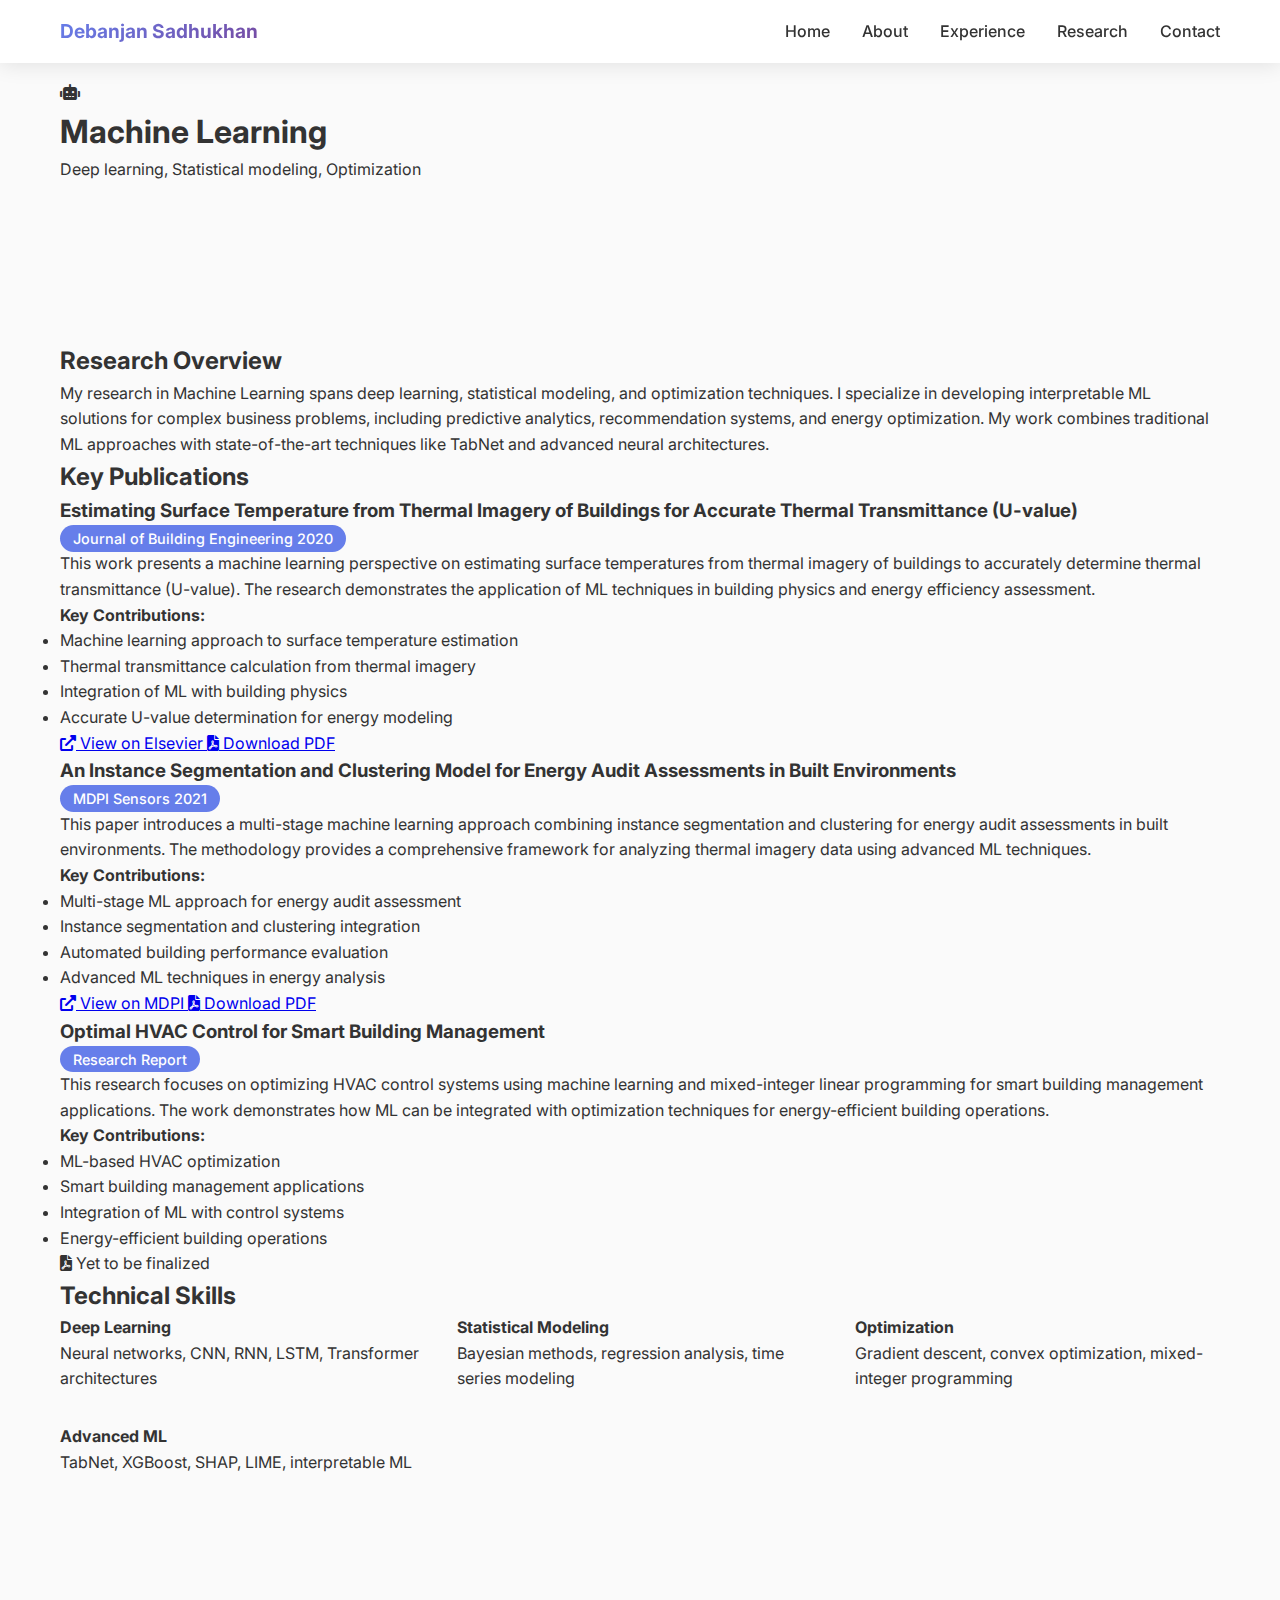
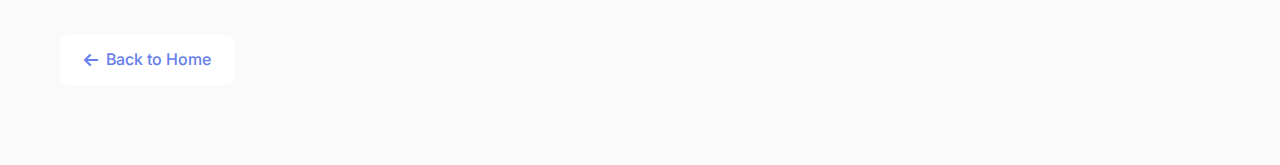
<file: machine-learning.html>
<!DOCTYPE html>
<html lang="en">
<head>
    <meta charset="UTF-8">
    <meta name="viewport" content="width=device-width, initial-scale=1.0">
    <title>Machine Learning - Debanjan Sadhukhan</title>
    <link rel="stylesheet" href="styles.css">
    <link href="https://fonts.googleapis.com/css2?family=Inter:wght@300;400;500;600;700&display=swap" rel="stylesheet">
    <link rel="stylesheet" href="https://cdnjs.cloudflare.com/ajax/libs/font-awesome/6.0.0/css/all.min.css">
</head>
<body>
    <!-- Navigation -->
    <nav class="navbar">
        <div class="nav-container">
            <div class="nav-logo">
                <a href="index.html" style="text-decoration: none; color: inherit;">
                    <h2>Debanjan Sadhukhan</h2>
                </a>
            </div>
            <ul class="nav-menu">
                <li><a href="index.html" class="nav-link">Home</a></li>
                <li><a href="index.html#about" class="nav-link">About</a></li>
                <li><a href="index.html#experience" class="nav-link">Experience</a></li>
                <li><a href="index.html#research" class="nav-link">Research</a></li>
                <li><a href="index.html#contact" class="nav-link">Contact</a></li>
            </ul>
        </div>
    </nav>

    <!-- Expertise Header -->
    <section class="expertise-hero">
        <div class="container">
            <div class="expertise-header">
                <div class="expertise-icon">
                    <i class="fas fa-robot"></i>
                </div>
                <h1>Machine Learning</h1>
                <p>Deep learning, Statistical modeling, Optimization</p>
            </div>
        </div>
    </section>

    <!-- Expertise Content -->
    <section class="expertise-content">
        <div class="container">
            <div class="expertise-description">
                <h2>Research Overview</h2>
                <p>
                    My research in Machine Learning spans deep learning, statistical modeling, and optimization techniques. 
                    I specialize in developing interpretable ML solutions for complex business problems, including predictive 
                    analytics, recommendation systems, and energy optimization. My work combines traditional ML approaches 
                    with state-of-the-art techniques like TabNet and advanced neural architectures.
                </p>
            </div>

            <div class="research-papers">
                <h2>Key Publications</h2>
                
                <div class="paper-card">
                    <div class="paper-header">
                        <h3>Estimating Surface Temperature from Thermal Imagery of Buildings for Accurate Thermal Transmittance (U-value)</h3>
                        <span class="venue">Journal of Building Engineering 2020</span>
                    </div>
                    <div class="paper-abstract">
                        <p>
                            This work presents a machine learning perspective on estimating surface temperatures from thermal imagery 
                            of buildings to accurately determine thermal transmittance (U-value). The research demonstrates the 
                            application of ML techniques in building physics and energy efficiency assessment.
                        </p>
                        <p>
                            <strong>Key Contributions:</strong>
                        </p>
                        <ul>
                            <li>Machine learning approach to surface temperature estimation</li>
                            <li>Thermal transmittance calculation from thermal imagery</li>
                            <li>Integration of ML with building physics</li>
                            <li>Accurate U-value determination for energy modeling</li>
                        </ul>
                    </div>
                    <div class="paper-links">
                        <a href="https://doi.org/10.1016/j.jobe.2020.101637" target="_blank" class="paper-link">
                            <i class="fas fa-external-link-alt"></i> View on Elsevier
                        </a>
                        <a href="Papers/Journals/Estimating surface temperature from thermal imaging machine learning.pdf" target="_blank" class="paper-link">
                            <i class="fas fa-file-pdf"></i> Download PDF
                        </a>
                    </div>
                </div>

                <div class="paper-card">
                    <div class="paper-header">
                        <h3>An Instance Segmentation and Clustering Model for Energy Audit Assessments in Built Environments</h3>
                        <span class="venue">MDPI Sensors 2021</span>
                    </div>
                    <div class="paper-abstract">
                        <p>
                            This paper introduces a multi-stage machine learning approach combining instance segmentation and 
                            clustering for energy audit assessments in built environments. The methodology provides a comprehensive 
                            framework for analyzing thermal imagery data using advanced ML techniques.
                        </p>
                        <p>
                            <strong>Key Contributions:</strong>
                        </p>
                        <ul>
                            <li>Multi-stage ML approach for energy audit assessment</li>
                            <li>Instance segmentation and clustering integration</li>
                            <li>Automated building performance evaluation</li>
                            <li>Advanced ML techniques in energy analysis</li>
                        </ul>
                    </div>
                    <div class="paper-links">
                        <a href="https://www.mdpi.com/1424-8220/21/13/4375" target="_blank" class="paper-link">
                            <i class="fas fa-external-link-alt"></i> View on MDPI
                        </a>
                        <a href="Papers/Journals/sensors-21-04375-v2.pdf" target="_blank" class="paper-link">
                            <i class="fas fa-file-pdf"></i> Download PDF
                        </a>
                    </div>
                </div>

                <div class="paper-card">
                    <div class="paper-header">
                        <h3>Optimal HVAC Control for Smart Building Management</h3>
                        <span class="venue">Research Report</span>
                    </div>
                    <div class="paper-abstract">
                        <p>
                            This research focuses on optimizing HVAC control systems using machine learning and mixed-integer 
                            linear programming for smart building management applications. The work demonstrates how ML can be 
                            integrated with optimization techniques for energy-efficient building operations.
                        </p>
                        <p>
                            <strong>Key Contributions:</strong>
                        </p>
                        <ul>
                            <li>ML-based HVAC optimization</li>
                            <li>Smart building management applications</li>
                            <li>Integration of ML with control systems</li>
                            <li>Energy-efficient building operations</li>
                        </ul>
                    </div>
                    <div class="paper-links">
                        <span class="paper-link">
                            <i class="fas fa-file-pdf"></i> Yet to be finalized
                        </span>
                    </div>
                </div>
            </div>

            <div class="expertise-skills">
                <h2>Technical Skills</h2>
                <div class="skills-grid">
                    <div class="skill-item">
                        <h4>Deep Learning</h4>
                        <p>Neural networks, CNN, RNN, LSTM, Transformer architectures</p>
                    </div>
                    <div class="skill-item">
                        <h4>Statistical Modeling</h4>
                        <p>Bayesian methods, regression analysis, time series modeling</p>
                    </div>
                    <div class="skill-item">
                        <h4>Optimization</h4>
                        <p>Gradient descent, convex optimization, mixed-integer programming</p>
                    </div>
                    <div class="skill-item">
                        <h4>Advanced ML</h4>
                        <p>TabNet, XGBoost, SHAP, LIME, interpretable ML</p>
                    </div>
                </div>
            </div>
        </div>
    </section>

    <!-- Back to Home -->
    <section class="back-home">
        <div class="container">
            <a href="index.html" class="btn btn-primary">
                <i class="fas fa-arrow-left"></i> Back to Home
            </a>
        </div>
    </section>

    <script src="script.js"></script>
</body>
</html>
</file>
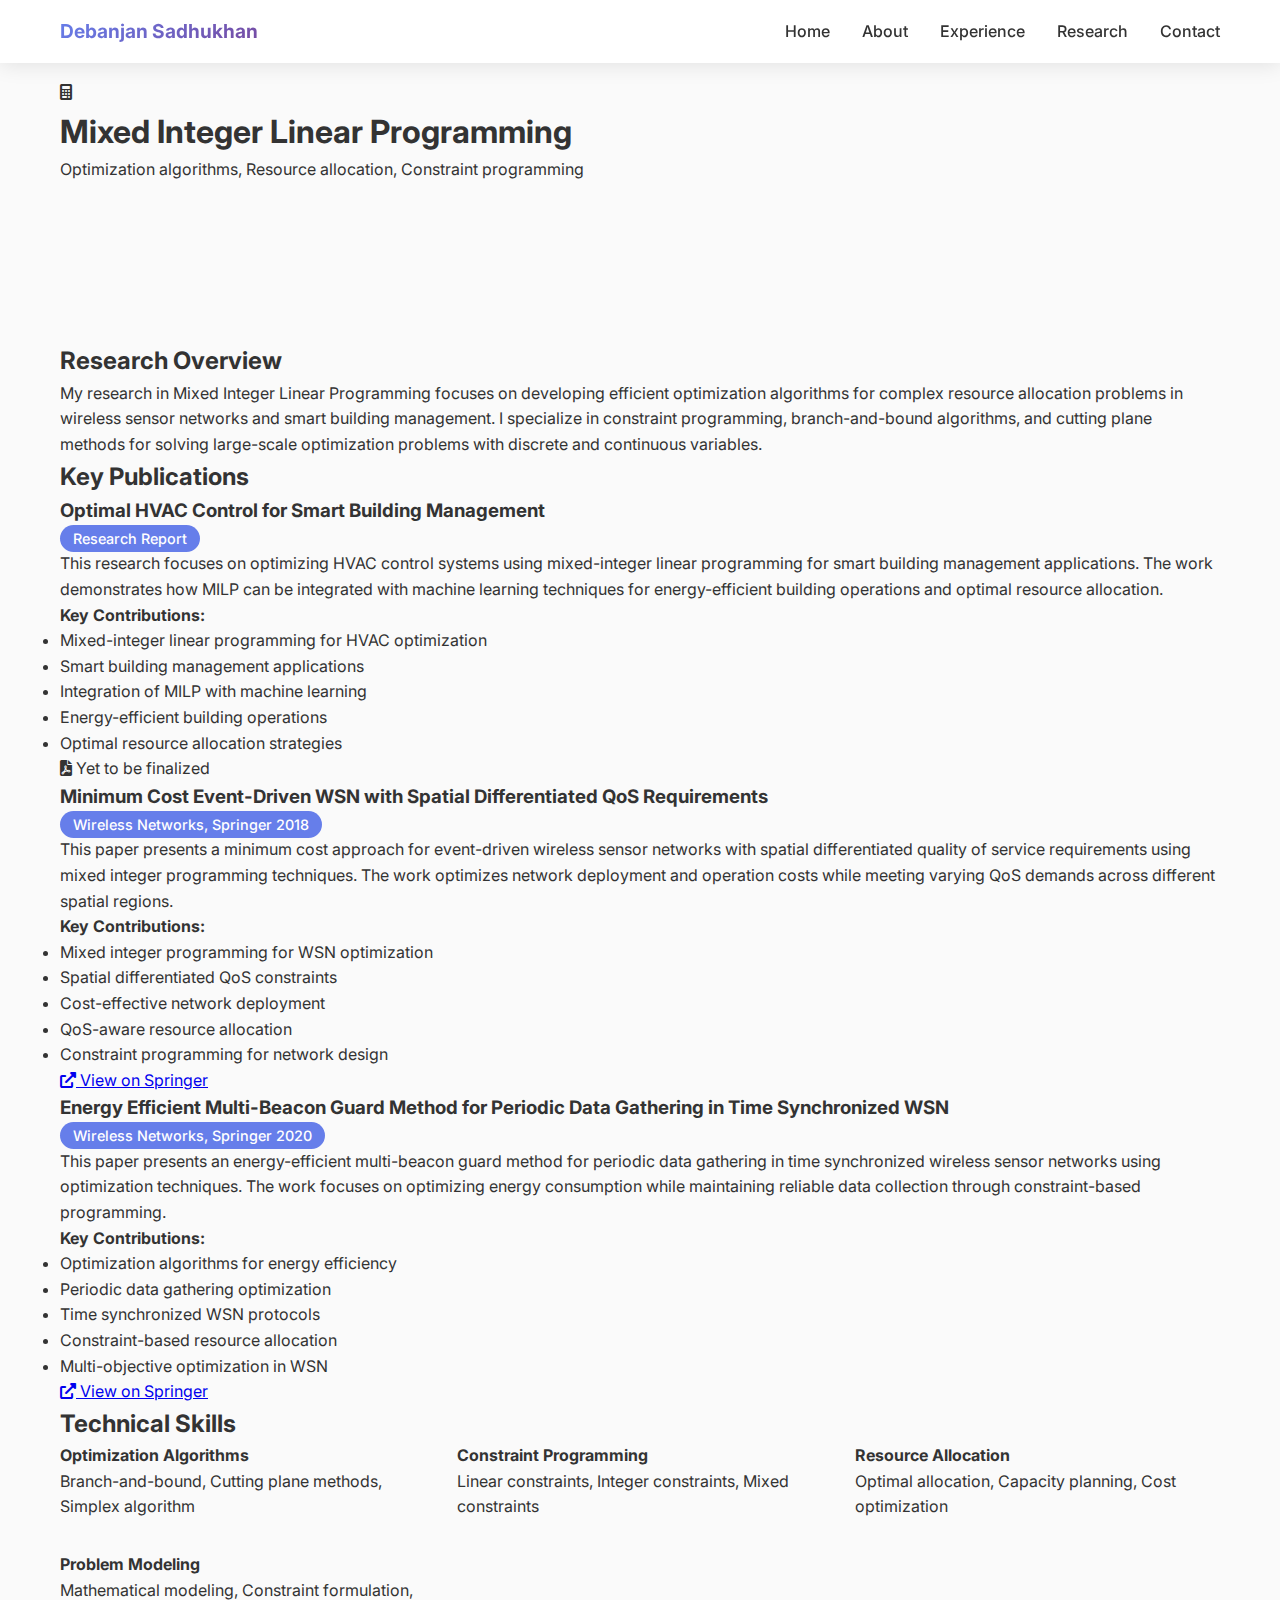
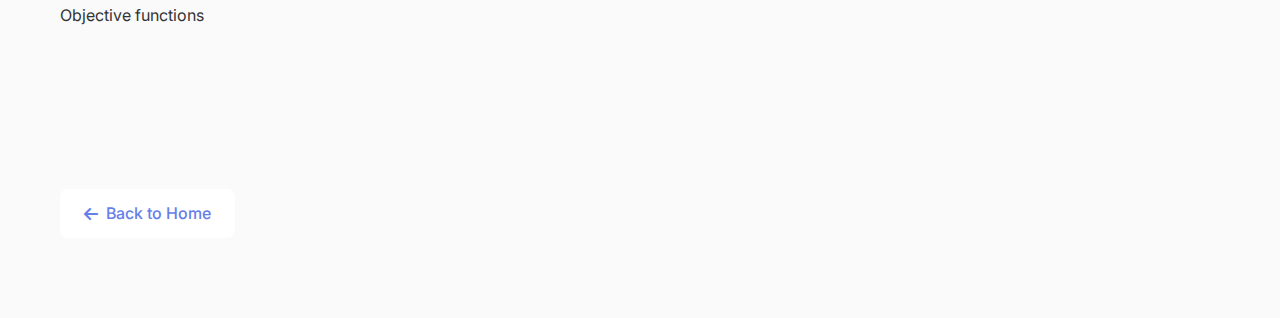
<file: mixed-integer-programming.html>
<!DOCTYPE html>
<html lang="en">
<head>
    <meta charset="UTF-8">
    <meta name="viewport" content="width=device-width, initial-scale=1.0">
    <title>Mixed Integer Linear Programming - Debanjan Sadhukhan</title>
    <link rel="stylesheet" href="styles.css">
    <link href="https://fonts.googleapis.com/css2?family=Inter:wght@300;400;500;600;700&display=swap" rel="stylesheet">
    <link rel="stylesheet" href="https://cdnjs.cloudflare.com/ajax/libs/font-awesome/6.0.0/css/all.min.css">
</head>
<body>
    <!-- Navigation -->
    <nav class="navbar">
        <div class="nav-container">
            <div class="nav-logo">
                <a href="index.html" style="text-decoration: none; color: inherit;">
                    <h2>Debanjan Sadhukhan</h2>
                </a>
            </div>
            <ul class="nav-menu">
                <li><a href="index.html" class="nav-link">Home</a></li>
                <li><a href="index.html#about" class="nav-link">About</a></li>
                <li><a href="index.html#experience" class="nav-link">Experience</a></li>
                <li><a href="index.html#research" class="nav-link">Research</a></li>
                <li><a href="index.html#contact" class="nav-link">Contact</a></li>
            </ul>
        </div>
    </nav>

    <!-- Expertise Header -->
    <section class="expertise-hero">
        <div class="container">
            <div class="expertise-header">
                <div class="expertise-icon">
                    <i class="fas fa-calculator"></i>
                </div>
                <h1>Mixed Integer Linear Programming</h1>
                <p>Optimization algorithms, Resource allocation, Constraint programming</p>
            </div>
        </div>
    </section>

    <!-- Expertise Content -->
    <section class="expertise-content">
        <div class="container">
            <div class="expertise-description">
                <h2>Research Overview</h2>
                <p>
                    My research in Mixed Integer Linear Programming focuses on developing efficient optimization algorithms 
                    for complex resource allocation problems in wireless sensor networks and smart building management. 
                    I specialize in constraint programming, branch-and-bound algorithms, and cutting plane methods 
                    for solving large-scale optimization problems with discrete and continuous variables.
                </p>
            </div>

            <div class="research-papers">
                <h2>Key Publications</h2>
                
                <div class="paper-card">
                    <div class="paper-header">
                        <h3>Optimal HVAC Control for Smart Building Management</h3>
                        <span class="venue">Research Report</span>
                    </div>
                    <div class="paper-abstract">
                        <p>
                            This research focuses on optimizing HVAC control systems using mixed-integer linear programming 
                            for smart building management applications. The work demonstrates how MILP can be integrated 
                            with machine learning techniques for energy-efficient building operations and optimal resource allocation.
                        </p>
                        <p>
                            <strong>Key Contributions:</strong>
                        </p>
                        <ul>
                            <li>Mixed-integer linear programming for HVAC optimization</li>
                            <li>Smart building management applications</li>
                            <li>Integration of MILP with machine learning</li>
                            <li>Energy-efficient building operations</li>
                            <li>Optimal resource allocation strategies</li>
                        </ul>
                    </div>
                    <div class="paper-links">
                        <span class="paper-link">
                            <i class="fas fa-file-pdf"></i> Yet to be finalized
                        </span>
                    </div>
                </div>

                <div class="paper-card">
                    <div class="paper-header">
                        <h3>Minimum Cost Event-Driven WSN with Spatial Differentiated QoS Requirements</h3>
                        <span class="venue">Wireless Networks, Springer 2018</span>
                    </div>
                    <div class="paper-abstract">
                        <p>
                            This paper presents a minimum cost approach for event-driven wireless sensor networks with spatial 
                            differentiated quality of service requirements using mixed integer programming techniques. The work 
                            optimizes network deployment and operation costs while meeting varying QoS demands across different spatial regions.
                        </p>
                        <p>
                            <strong>Key Contributions:</strong>
                        </p>
                        <ul>
                            <li>Mixed integer programming for WSN optimization</li>
                            <li>Spatial differentiated QoS constraints</li>
                            <li>Cost-effective network deployment</li>
                            <li>QoS-aware resource allocation</li>
                            <li>Constraint programming for network design</li>
                        </ul>
                    </div>
                    <div class="paper-links">
                        <a href="https://link.springer.com/article/10.1007/s11276-018-01926-z" target="_blank" class="paper-link">
                            <i class="fas fa-external-link-alt"></i> View on Springer
                        </a>
                    </div>
                </div>

                <div class="paper-card">
                    <div class="paper-header">
                        <h3>Energy Efficient Multi-Beacon Guard Method for Periodic Data Gathering in Time Synchronized WSN</h3>
                        <span class="venue">Wireless Networks, Springer 2020</span>
                    </div>
                    <div class="paper-abstract">
                        <p>
                            This paper presents an energy-efficient multi-beacon guard method for periodic data gathering in time 
                            synchronized wireless sensor networks using optimization techniques. The work focuses on optimizing 
                            energy consumption while maintaining reliable data collection through constraint-based programming.
                        </p>
                        <p>
                            <strong>Key Contributions:</strong>
                        </p>
                        <ul>
                            <li>Optimization algorithms for energy efficiency</li>
                            <li>Periodic data gathering optimization</li>
                            <li>Time synchronized WSN protocols</li>
                            <li>Constraint-based resource allocation</li>
                            <li>Multi-objective optimization in WSN</li>
                        </ul>
                    </div>
                    <div class="paper-links">
                        <a href="https://doi.org/10.1007/s11276-020-02400-5" target="_blank" class="paper-link">
                            <i class="fas fa-external-link-alt"></i> View on Springer
                        </a>
                    </div>
                </div>
            </div>

            <div class="expertise-skills">
                <h2>Technical Skills</h2>
                <div class="skills-grid">
                    <div class="skill-item">
                        <h4>Optimization Algorithms</h4>
                        <p>Branch-and-bound, Cutting plane methods, Simplex algorithm</p>
                    </div>
                    <div class="skill-item">
                        <h4>Constraint Programming</h4>
                        <p>Linear constraints, Integer constraints, Mixed constraints</p>
                    </div>
                    <div class="skill-item">
                        <h4>Resource Allocation</h4>
                        <p>Optimal allocation, Capacity planning, Cost optimization</p>
                    </div>
                    <div class="skill-item">
                        <h4>Problem Modeling</h4>
                        <p>Mathematical modeling, Constraint formulation, Objective functions</p>
                    </div>
                </div>
            </div>
        </div>
    </section>

    <!-- Back to Home -->
    <section class="back-home">
        <div class="container">
            <a href="index.html" class="btn btn-primary">
                <i class="fas fa-arrow-left"></i> Back to Home
            </a>
        </div>
    </section>

    <script src="script.js"></script>
</body>
</html>
</file>
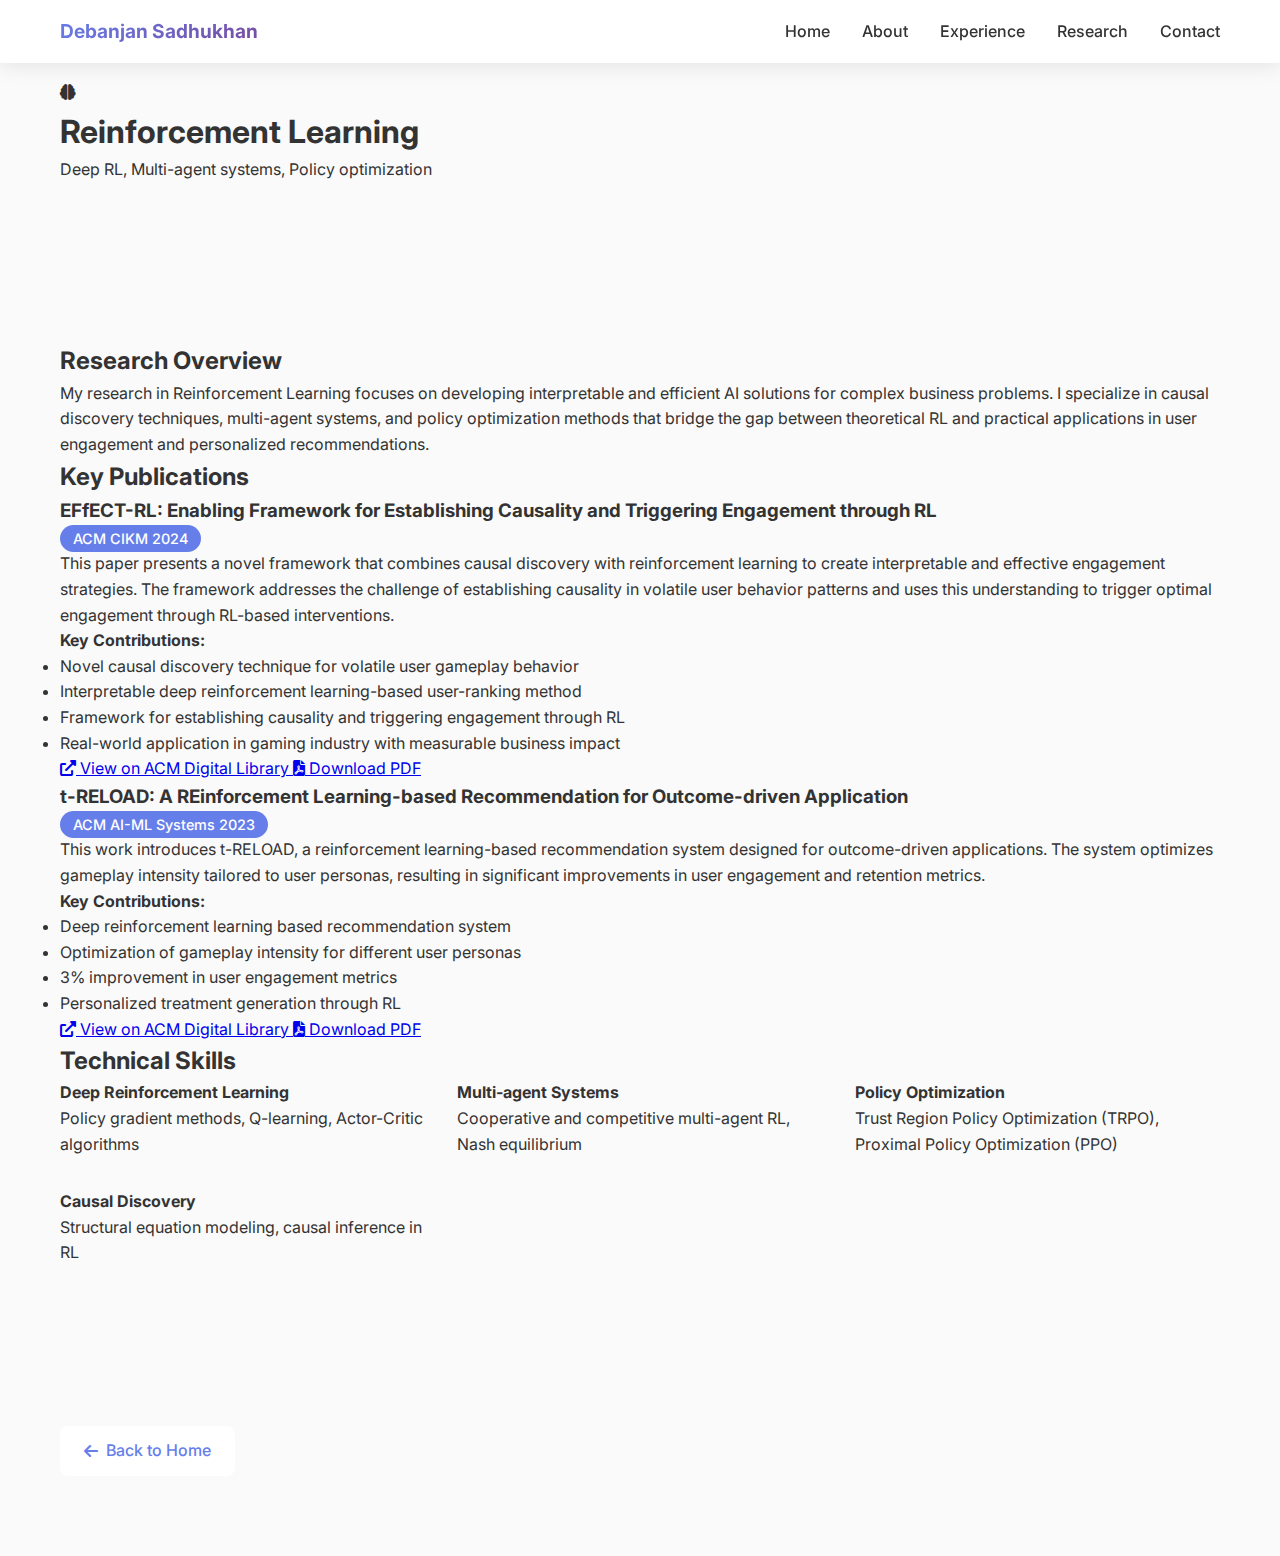
<file: reinforcement-learning.html>
<!DOCTYPE html>
<html lang="en">
<head>
    <meta charset="UTF-8">
    <meta name="viewport" content="width=device-width, initial-scale=1.0">
    <title>Reinforcement Learning - Debanjan Sadhukhan</title>
    <link rel="stylesheet" href="styles.css">
    <link href="https://fonts.googleapis.com/css2?family=Inter:wght@300;400;500;600;700&display=swap" rel="stylesheet">
    <link rel="stylesheet" href="https://cdnjs.cloudflare.com/ajax/libs/font-awesome/6.0.0/css/all.min.css">
</head>
<body>
    <!-- Navigation -->
    <nav class="navbar">
        <div class="nav-container">
            <div class="nav-logo">
                <a href="index.html" style="text-decoration: none; color: inherit;">
                    <h2>Debanjan Sadhukhan</h2>
                </a>
            </div>
            <ul class="nav-menu">
                <li><a href="index.html" class="nav-link">Home</a></li>
                <li><a href="index.html#about" class="nav-link">About</a></li>
                <li><a href="index.html#experience" class="nav-link">Experience</a></li>
                <li><a href="index.html#research" class="nav-link">Research</a></li>
                <li><a href="index.html#contact" class="nav-link">Contact</a></li>
            </ul>
        </div>
    </nav>

    <!-- Expertise Header -->
    <section class="expertise-hero">
        <div class="container">
            <div class="expertise-header">
                <div class="expertise-icon">
                    <i class="fas fa-brain"></i>
                </div>
                <h1>Reinforcement Learning</h1>
                <p>Deep RL, Multi-agent systems, Policy optimization</p>
            </div>
        </div>
    </section>

    <!-- Expertise Content -->
    <section class="expertise-content">
        <div class="container">
            <div class="expertise-description">
                <h2>Research Overview</h2>
                <p>
                    My research in Reinforcement Learning focuses on developing interpretable and efficient AI solutions for complex business problems. 
                    I specialize in causal discovery techniques, multi-agent systems, and policy optimization methods that bridge the gap between 
                    theoretical RL and practical applications in user engagement and personalized recommendations.
                </p>
            </div>

            <div class="research-papers">
                <h2>Key Publications</h2>
                
                <div class="paper-card">
                    <div class="paper-header">
                        <h3>EFfECT-RL: Enabling Framework for Establishing Causality and Triggering Engagement through RL</h3>
                        <span class="venue">ACM CIKM 2024</span>
                    </div>
                    <div class="paper-abstract">
                        <p>
                            This paper presents a novel framework that combines causal discovery with reinforcement learning to create interpretable 
                            and effective engagement strategies. The framework addresses the challenge of establishing causality in volatile user 
                            behavior patterns and uses this understanding to trigger optimal engagement through RL-based interventions.
                        </p>
                        <p>
                            <strong>Key Contributions:</strong>
                        </p>
                        <ul>
                            <li>Novel causal discovery technique for volatile user gameplay behavior</li>
                            <li>Interpretable deep reinforcement learning-based user-ranking method</li>
                            <li>Framework for establishing causality and triggering engagement through RL</li>
                            <li>Real-world application in gaming industry with measurable business impact</li>
                        </ul>
                    </div>
                    <div class="paper-links">
                        <a href="https://dl.acm.org/doi/abs/10.1145/3627673.3680058" target="_blank" class="paper-link">
                            <i class="fas fa-external-link-alt"></i> View on ACM Digital Library
                        </a>
                        <a href="Papers/Conferences/effect_Rl (10).pdf" target="_blank" class="paper-link">
                            <i class="fas fa-file-pdf"></i> Download PDF
                        </a>
                    </div>
                </div>

                <div class="paper-card">
                    <div class="paper-header">
                        <h3>t-RELOAD: A REinforcement Learning-based Recommendation for Outcome-driven Application</h3>
                        <span class="venue">ACM AI-ML Systems 2023</span>
                    </div>
                    <div class="paper-abstract">
                        <p>
                            This work introduces t-RELOAD, a reinforcement learning-based recommendation system designed for outcome-driven applications. 
                            The system optimizes gameplay intensity tailored to user personas, resulting in significant improvements in user engagement 
                            and retention metrics.
                        </p>
                        <p>
                            <strong>Key Contributions:</strong>
                        </p>
                        <ul>
                            <li>Deep reinforcement learning based recommendation system</li>
                            <li>Optimization of gameplay intensity for different user personas</li>
                            <li>3% improvement in user engagement metrics</li>
                            <li>Personalized treatment generation through RL</li>
                        </ul>
                    </div>
                    <div class="paper-links">
                        <a href="https://dl.acm.org/doi/abs/10.1145/3639856.3639884" target="_blank" class="paper-link">
                            <i class="fas fa-external-link-alt"></i> View on ACM Digital Library
                        </a>
                        <a href="Papers/Conferences/AIMLSystems_tReload.pdf" target="_blank" class="paper-link">
                            <i class="fas fa-file-pdf"></i> Download PDF
                        </a>
                    </div>
                </div>
            </div>

            <div class="expertise-skills">
                <h2>Technical Skills</h2>
                <div class="skills-grid">
                    <div class="skill-item">
                        <h4>Deep Reinforcement Learning</h4>
                        <p>Policy gradient methods, Q-learning, Actor-Critic algorithms</p>
                    </div>
                    <div class="skill-item">
                        <h4>Multi-agent Systems</h4>
                        <p>Cooperative and competitive multi-agent RL, Nash equilibrium</p>
                    </div>
                    <div class="skill-item">
                        <h4>Policy Optimization</h4>
                        <p>Trust Region Policy Optimization (TRPO), Proximal Policy Optimization (PPO)</p>
                    </div>
                    <div class="skill-item">
                        <h4>Causal Discovery</h4>
                        <p>Structural equation modeling, causal inference in RL</p>
                    </div>
                </div>
            </div>
        </div>
    </section>

    <!-- Back to Home -->
    <section class="back-home">
        <div class="container">
            <a href="index.html" class="btn btn-primary">
                <i class="fas fa-arrow-left"></i> Back to Home
            </a>
        </div>
    </section>

    <script src="script.js"></script>
</body>
</html>
</file>
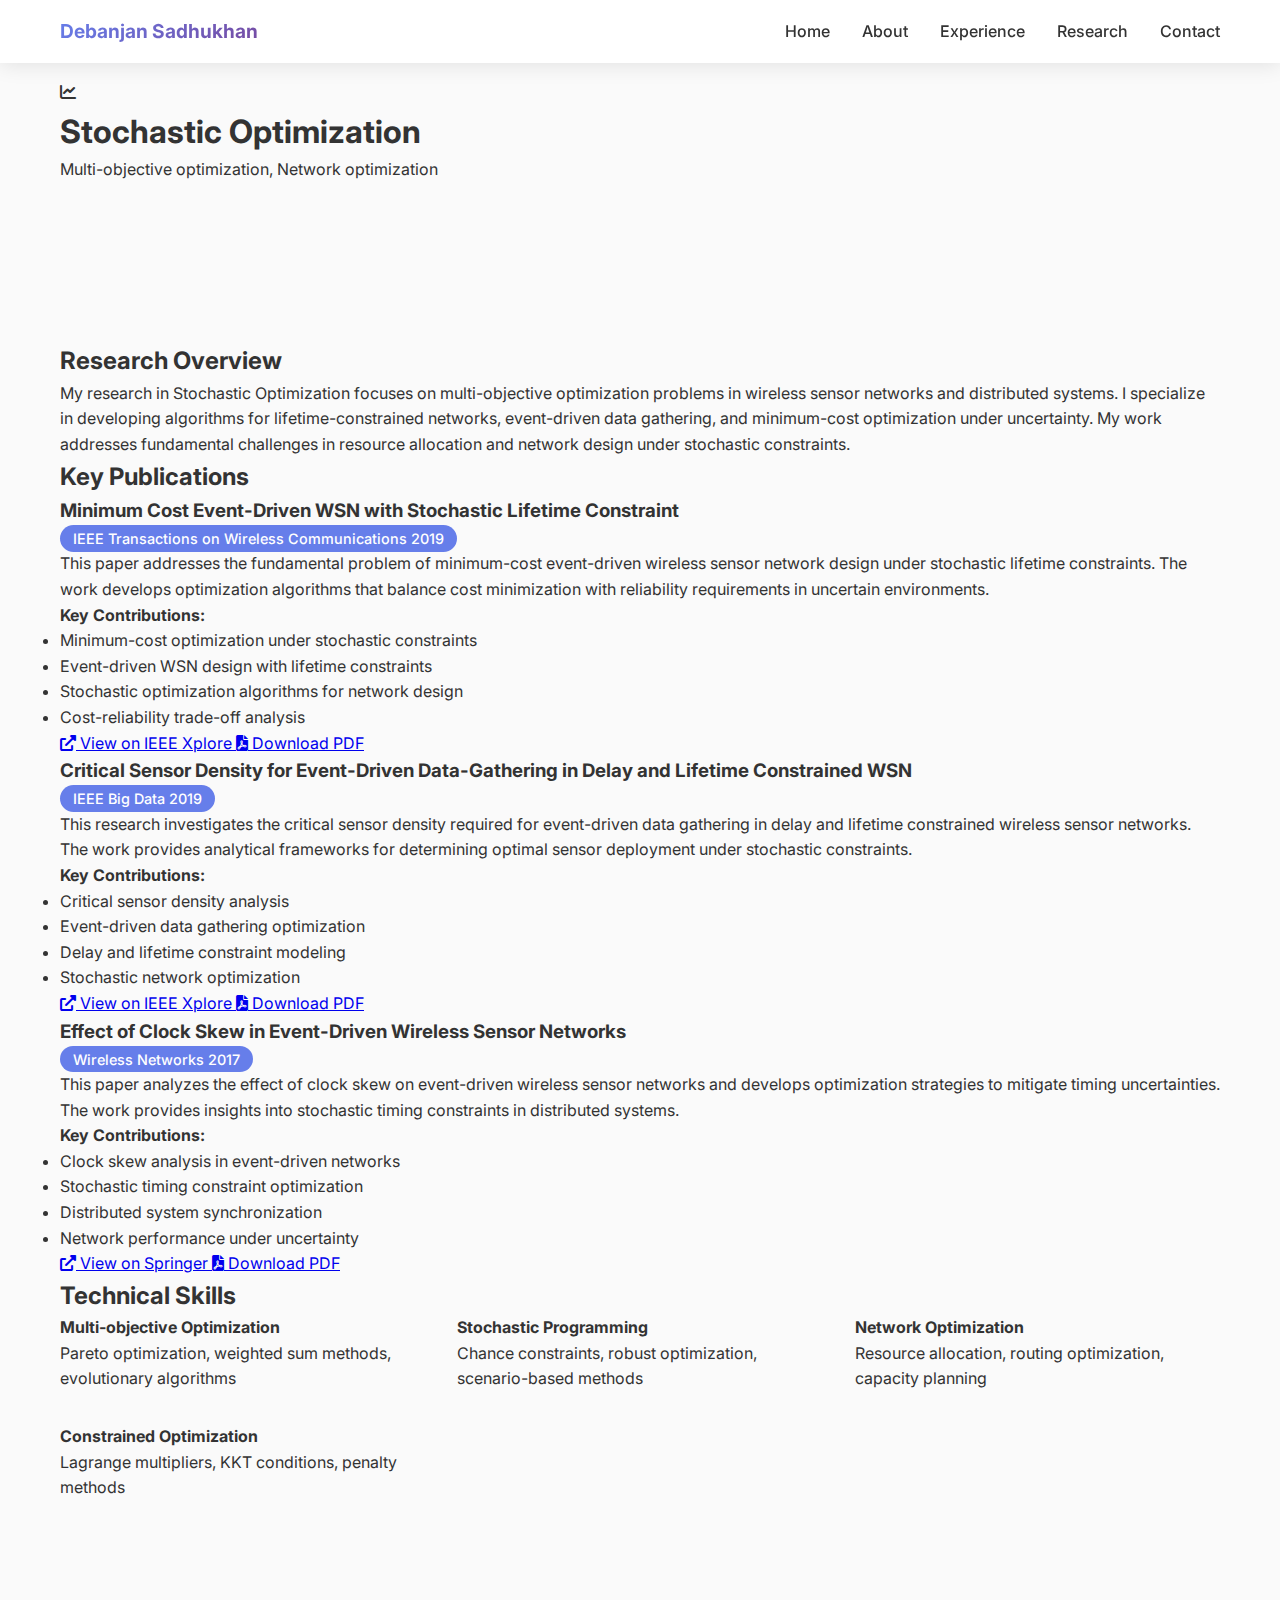
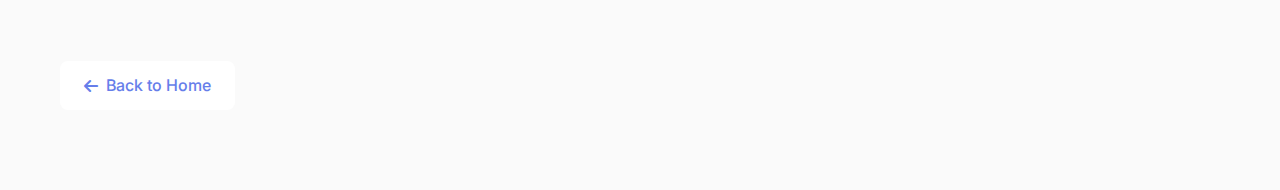
<file: stochastic-optimization.html>
<!DOCTYPE html>
<html lang="en">
<head>
    <meta charset="UTF-8">
    <meta name="viewport" content="width=device-width, initial-scale=1.0">
    <title>Stochastic Optimization - Debanjan Sadhukhan</title>
    <link rel="stylesheet" href="styles.css">
    <link href="https://fonts.googleapis.com/css2?family=Inter:wght@300;400;500;600;700&display=swap" rel="stylesheet">
    <link rel="stylesheet" href="https://cdnjs.cloudflare.com/ajax/libs/font-awesome/6.0.0/css/all.min.css">
</head>
<body>
    <!-- Navigation -->
    <nav class="navbar">
        <div class="nav-container">
            <div class="nav-logo">
                <a href="index.html" style="text-decoration: none; color: inherit;">
                    <h2>Debanjan Sadhukhan</h2>
                </a>
            </div>
            <ul class="nav-menu">
                <li><a href="index.html" class="nav-link">Home</a></li>
                <li><a href="index.html#about" class="nav-link">About</a></li>
                <li><a href="index.html#experience" class="nav-link">Experience</a></li>
                <li><a href="index.html#research" class="nav-link">Research</a></li>
                <li><a href="index.html#contact" class="nav-link">Contact</a></li>
            </ul>
        </div>
    </nav>

    <!-- Expertise Header -->
    <section class="expertise-hero">
        <div class="container">
            <div class="expertise-header">
                <div class="expertise-icon">
                    <i class="fas fa-chart-line"></i>
                </div>
                <h1>Stochastic Optimization</h1>
                <p>Multi-objective optimization, Network optimization</p>
            </div>
        </div>
    </section>

    <!-- Expertise Content -->
    <section class="expertise-content">
        <div class="container">
            <div class="expertise-description">
                <h2>Research Overview</h2>
                <p>
                    My research in Stochastic Optimization focuses on multi-objective optimization problems in wireless sensor networks 
                    and distributed systems. I specialize in developing algorithms for lifetime-constrained networks, event-driven 
                    data gathering, and minimum-cost optimization under uncertainty. My work addresses fundamental challenges in 
                    resource allocation and network design under stochastic constraints.
                </p>
            </div>

            <div class="research-papers">
                <h2>Key Publications</h2>
                
                <div class="paper-card">
                    <div class="paper-header">
                        <h3>Minimum Cost Event-Driven WSN with Stochastic Lifetime Constraint</h3>
                        <span class="venue">IEEE Transactions on Wireless Communications 2019</span>
                    </div>
                    <div class="paper-abstract">
                        <p>
                            This paper addresses the fundamental problem of minimum-cost event-driven wireless sensor network design 
                            under stochastic lifetime constraints. The work develops optimization algorithms that balance cost 
                            minimization with reliability requirements in uncertain environments.
                        </p>
                        <p>
                            <strong>Key Contributions:</strong>
                        </p>
                        <ul>
                            <li>Minimum-cost optimization under stochastic constraints</li>
                            <li>Event-driven WSN design with lifetime constraints</li>
                            <li>Stochastic optimization algorithms for network design</li>
                            <li>Cost-reliability trade-off analysis</li>
                        </ul>
                    </div>
                    <div class="paper-links">
                        <a href="https://ieeexplore.ieee.org/abstract/document/8644014" target="_blank" class="paper-link">
                            <i class="fas fa-external-link-alt"></i> View on IEEE Xplore
                        </a>
                        <a href="Papers/Journals/Sadhukhan-Rao2019_Article_MinimumCostEventDrivenWSNWithS.pdf" target="_blank" class="paper-link">
                            <i class="fas fa-file-pdf"></i> Download PDF
                        </a>
                    </div>
                </div>

                <div class="paper-card">
                    <div class="paper-header">
                        <h3>Critical Sensor Density for Event-Driven Data-Gathering in Delay and Lifetime Constrained WSN</h3>
                        <span class="venue">IEEE Big Data 2019</span>
                    </div>
                    <div class="paper-abstract">
                        <p>
                            This research investigates the critical sensor density required for event-driven data gathering in 
                            delay and lifetime constrained wireless sensor networks. The work provides analytical frameworks for 
                            determining optimal sensor deployment under stochastic constraints.
                        </p>
                        <p>
                            <strong>Key Contributions:</strong>
                        </p>
                        <ul>
                            <li>Critical sensor density analysis</li>
                            <li>Event-driven data gathering optimization</li>
                            <li>Delay and lifetime constraint modeling</li>
                            <li>Stochastic network optimization</li>
                        </ul>
                    </div>
                    <div class="paper-links">
                        <a href="https://ieeexplore.ieee.org/abstract/document/9006077" target="_blank" class="paper-link">
                            <i class="fas fa-external-link-alt"></i> View on IEEE Xplore
                        </a>
                        <a href="Papers/Conferences/Critical Sensor Density for Event-Driven_Data-Gathering in Delay and Lifetime_Constrained WSN.pdf" target="_blank" class="paper-link">
                            <i class="fas fa-file-pdf"></i> Download PDF
                        </a>
                    </div>
                </div>

                <div class="paper-card">
                    <div class="paper-header">
                        <h3>Effect of Clock Skew in Event-Driven Wireless Sensor Networks</h3>
                        <span class="venue">Wireless Networks 2017</span>
                    </div>
                    <div class="paper-abstract">
                        <p>
                            This paper analyzes the effect of clock skew on event-driven wireless sensor networks and develops 
                            optimization strategies to mitigate timing uncertainties. The work provides insights into stochastic 
                            timing constraints in distributed systems.
                        </p>
                        <p>
                            <strong>Key Contributions:</strong>
                        </p>
                        <ul>
                            <li>Clock skew analysis in event-driven networks</li>
                            <li>Stochastic timing constraint optimization</li>
                            <li>Distributed system synchronization</li>
                            <li>Network performance under uncertainty</li>
                        </ul>
                    </div>
                    <div class="paper-links">
                        <a href="https://link.springer.com/article/10.1007/s11276-016-1398-5" target="_blank" class="paper-link">
                            <i class="fas fa-external-link-alt"></i> View on Springer
                        </a>
                        <a href="Papers/Journals/Sadhukhan-Rao2017_Article_EffectOfClockSkewInEventDriven.pdf" target="_blank" class="paper-link">
                            <i class="fas fa-file-pdf"></i> Download PDF
                        </a>
                    </div>
                </div>
            </div>

            <div class="expertise-skills">
                <h2>Technical Skills</h2>
                <div class="skills-grid">
                    <div class="skill-item">
                        <h4>Multi-objective Optimization</h4>
                        <p>Pareto optimization, weighted sum methods, evolutionary algorithms</p>
                    </div>
                    <div class="skill-item">
                        <h4>Stochastic Programming</h4>
                        <p>Chance constraints, robust optimization, scenario-based methods</p>
                    </div>
                    <div class="skill-item">
                        <h4>Network Optimization</h4>
                        <p>Resource allocation, routing optimization, capacity planning</p>
                    </div>
                    <div class="skill-item">
                        <h4>Constrained Optimization</h4>
                        <p>Lagrange multipliers, KKT conditions, penalty methods</p>
                    </div>
                </div>
            </div>
        </div>
    </section>

    <!-- Back to Home -->
    <section class="back-home">
        <div class="container">
            <a href="index.html" class="btn btn-primary">
                <i class="fas fa-arrow-left"></i> Back to Home
            </a>
        </div>
    </section>

    <script src="script.js"></script>
</body>
</html>
</file>
<file: styles.css>
/* Reset and Base Styles */
* {
    margin: 0;
    padding: 0;
    box-sizing: border-box;
}

body {
    font-family: 'Inter', sans-serif;
    line-height: 1.6;
    color: #333;
    background-color: #fafafa;
}

.container {
    max-width: 1200px;
    margin: 0 auto;
    padding: 0 20px;
}

/* Navigation */
.navbar {
    position: fixed;
    top: 0;
    width: 100%;
    background: rgba(255, 255, 255, 0.95);
    backdrop-filter: blur(10px);
    z-index: 1000;
    padding: 1rem 0;
    box-shadow: 0 2px 20px rgba(0, 0, 0, 0.1);
}

.nav-container {
    max-width: 1200px;
    margin: 0 auto;
    padding: 0 20px;
    display: flex;
    justify-content: space-between;
    align-items: center;
}

.nav-logo h2 {
    background: linear-gradient(135deg, #667eea 0%, #764ba2 100%);
    -webkit-background-clip: text;
    -webkit-text-fill-color: transparent;
    background-clip: text;
    font-weight: 700;
    font-size: 1.2rem;
}

.nav-menu {
    display: flex;
    list-style: none;
    gap: 2rem;
}

.nav-link {
    text-decoration: none;
    color: #333;
    font-weight: 500;
    transition: color 0.3s ease;
    position: relative;
}

.nav-link:hover {
    color: #667eea;
}

.nav-link::after {
    content: '';
    position: absolute;
    width: 0;
    height: 2px;
    bottom: -5px;
    left: 0;
    background: linear-gradient(135deg, #667eea 0%, #764ba2 100%);
    transition: width 0.3s ease;
}

.nav-link:hover::after {
    width: 100%;
}

.hamburger {
    display: none;
    flex-direction: column;
    cursor: pointer;
}

.bar {
    width: 25px;
    height: 3px;
    background: #333;
    margin: 3px 0;
    transition: 0.3s;
}

/* Hero Section */
.hero {
    min-height: 100vh;
    display: flex;
    align-items: center;
    background: linear-gradient(135deg, #667eea 0%, #764ba2 100%);
    color: white;
    padding-top: 80px;
}

.hero-container {
    max-width: 1200px;
    margin: 0 auto;
    padding: 0 20px;
    display: grid;
    grid-template-columns: 1fr 1fr;
    gap: 4rem;
    align-items: center;
}

.hero-title {
    font-size: 3.5rem;
    font-weight: 700;
    margin-bottom: 1rem;
    line-height: 1.2;
}

.hero-subtitle {
    font-size: 1.5rem;
    font-weight: 400;
    margin-bottom: 1.5rem;
    opacity: 0.9;
}

.hero-description {
    font-size: 1.1rem;
    margin-bottom: 2rem;
    opacity: 0.8;
    line-height: 1.7;
}

.hero-buttons {
    display: flex;
    gap: 1rem;
    flex-wrap: wrap;
}

.btn {
    padding: 12px 24px;
    border-radius: 8px;
    text-decoration: none;
    font-weight: 500;
    transition: all 0.3s ease;
    display: inline-flex;
    align-items: center;
    gap: 0.5rem;
}

.btn-primary {
    background: white;
    color: #667eea;
}

.btn-primary:hover {
    transform: translateY(-2px);
    box-shadow: 0 10px 25px rgba(0, 0, 0, 0.2);
}

.btn-secondary {
    background: rgba(255, 255, 255, 0.1);
    color: white;
    border: 2px solid rgba(255, 255, 255, 0.3);
}

.btn-secondary:hover {
    background: rgba(255, 255, 255, 0.2);
    transform: translateY(-2px);
}

.profile-card {
    background: rgba(255, 255, 255, 0.1);
    backdrop-filter: blur(10px);
    border-radius: 20px;
    padding: 2rem;
    text-align: center;
    border: 1px solid rgba(255, 255, 255, 0.2);
    display: flex;
    justify-content: center;
    align-items: center;
}

.profile-avatar {
    width: 200px;
    height: 200px;
    border-radius: 50%;
    overflow: hidden;
    border: 4px solid rgba(255, 255, 255, 0.3);
    box-shadow: 0 10px 30px rgba(0, 0, 0, 0.3);
}

.profile-info h3 {
    margin-bottom: 0.5rem;
    font-weight: 600;
}

.profile-info p {
    opacity: 0.8;
}

.profile-photo {
    width: 100%;
    height: 100%;
    object-fit: cover;
    object-position: center;
}

/* Section Styles */
section {
    padding: 5rem 0;
}

.section-title {
    text-align: center;
    font-size: 2.5rem;
    font-weight: 700;
    margin-bottom: 3rem;
    background: linear-gradient(135deg, #667eea 0%, #764ba2 100%);
    -webkit-background-clip: text;
    -webkit-text-fill-color: transparent;
    background-clip: text;
}

/* About Section */
.about {
    background: white;
}

.about-content {
    display: grid;
    grid-template-columns: 2fr 1fr;
    gap: 4rem;
    align-items: start;
}

.about-text p {
    font-size: 1.1rem;
    margin-bottom: 1.5rem;
    color: #666;
    line-height: 1.8;
}

.about-stats {
    display: flex;
    flex-direction: column;
    gap: 2rem;
}

.stat-item {
    text-align: center;
    padding: 1.5rem;
    background: linear-gradient(135deg, #667eea 0%, #764ba2 100%);
    color: white;
    border-radius: 15px;
    box-shadow: 0 10px 30px rgba(102, 126, 234, 0.3);
}

.stat-item h3 {
    font-size: 2rem;
    font-weight: 700;
    margin-bottom: 0.5rem;
}

.stat-item p {
    opacity: 0.9;
    font-weight: 500;
}

/* Experience Section */
.experience {
    background: #f8f9fa;
}

.timeline {
    position: relative;
    max-width: 800px;
    margin: 0 auto;
}

.timeline::before {
    content: '';
    position: absolute;
    left: 50%;
    top: 0;
    bottom: 0;
    width: 2px;
    background: linear-gradient(135deg, #667eea 0%, #764ba2 100%);
    transform: translateX(-50%);
}

.timeline-item {
    position: relative;
    margin-bottom: 3rem;
}

.timeline-content {
    background: white;
    padding: 2rem;
    border-radius: 15px;
    box-shadow: 0 10px 30px rgba(0, 0, 0, 0.1);
    position: relative;
    margin-left: 2rem;
}

.timeline-content::before {
    content: '';
    position: absolute;
    left: -10px;
    top: 30px;
    width: 20px;
    height: 20px;
    background: linear-gradient(135deg, #667eea 0%, #764ba2 100%);
    border-radius: 50%;
    border: 4px solid white;
}

.timeline-header {
    display: flex;
    justify-content: space-between;
    align-items: flex-start;
    margin-bottom: 1rem;
    flex-wrap: wrap;
    gap: 1rem;
}

.timeline-header h3 {
    font-size: 1.3rem;
    font-weight: 600;
    color: #333;
}

.company {
    background: linear-gradient(135deg, #667eea 0%, #764ba2 100%);
    color: white;
    padding: 0.3rem 0.8rem;
    border-radius: 20px;
    font-size: 0.9rem;
    font-weight: 500;
}

.duration {
    color: #666;
    font-weight: 500;
}

.location {
    color: #667eea;
    font-weight: 500;
    margin-bottom: 1rem;
}

.achievements {
    list-style: none;
}

.achievements li {
    padding: 0.5rem 0;
    position: relative;
    padding-left: 1.5rem;
}

.achievements li::before {
    content: '▸';
    position: absolute;
    left: 0;
    color: #667eea;
    font-weight: bold;
}

/* Skills Section */
.skills {
    background: white;
}

.skills-grid {
    display: grid;
    grid-template-columns: repeat(auto-fit, minmax(300px, 1fr));
    gap: 2rem;
}

.skill-card {
    background: white;
    padding: 2rem;
    border-radius: 15px;
    box-shadow: 0 10px 30px rgba(0, 0, 0, 0.1);
    text-align: center;
    transition: transform 0.3s ease;
    border: 1px solid #f0f0f0;
}

.skill-card:hover {
    transform: translateY(-5px);
}

.skill-icon {
    width: 60px;
    height: 60px;
    background: linear-gradient(135deg, #667eea 0%, #764ba2 100%);
    border-radius: 50%;
    display: flex;
    align-items: center;
    justify-content: center;
    margin: 0 auto 1rem;
    font-size: 1.5rem;
    color: white;
}

.skill-card h3 {
    font-size: 1.3rem;
    font-weight: 600;
    margin-bottom: 1rem;
    color: #333;
}

.skill-card p {
    color: #666;
    line-height: 1.6;
}

/* Research Section */
.research {
    background: #f8f9fa;
}

.publications {
    max-width: 800px;
    margin: 0 auto;
}

.publication-card {
    background: white;
    padding: 2rem;
    border-radius: 15px;
    box-shadow: 0 10px 30px rgba(0, 0, 0, 0.1);
    border-left: 4px solid #667eea;
}

.publication-header {
    margin-bottom: 1rem;
}

.publication-header h3 {
    font-size: 1.2rem;
    font-weight: 600;
    margin-bottom: 0.5rem;
    color: #333;
}

.venue {
    background: #667eea;
    color: white;
    padding: 0.3rem 0.8rem;
    border-radius: 20px;
    font-size: 0.9rem;
    font-weight: 500;
}

.publication-description {
    color: #666;
    margin-bottom: 1.5rem;
    line-height: 1.6;
}

.publication-link {
    display: inline-flex;
    align-items: center;
    gap: 0.5rem;
    color: #667eea;
    text-decoration: none;
    font-weight: 500;
    transition: color 0.3s ease;
}

.publication-link:hover {
    color: #764ba2;
}

.publication-list {
    list-style: none;
    padding: 0;
}

.publication-list li {
    padding: 0.8rem 0;
    border-bottom: 1px solid #f0f0f0;
    position: relative;
    padding-left: 1.5rem;
}

.publication-list li:last-child {
    border-bottom: none;
}

.publication-list li::before {
    content: '▸';
    position: absolute;
    left: 0;
    color: #667eea;
    font-weight: bold;
}

.publication-list a {
    color: #333;
    text-decoration: none;
    transition: color 0.3s ease;
    display: inline-block;
    position: relative;
}

.publication-list a:hover {
    color: #667eea;
}

.publication-list a::after {
    content: ' ↗';
    font-size: 0.8em;
    opacity: 0;
    transition: opacity 0.3s ease;
}

.publication-list a:hover::after {
    opacity: 1;
}

.publication-list li:not(:has(a)) {
    color: #666;
}

/* Education Section */
.education {
    background: white;
}

.education-card {
    max-width: 800px;
    margin: 0 auto;
    background: white;
    padding: 2rem;
    border-radius: 15px;
    box-shadow: 0 10px 30px rgba(0, 0, 0, 0.1);
    border-left: 4px solid #667eea;
}

.education-header {
    display: flex;
    justify-content: space-between;
    align-items: flex-start;
    margin-bottom: 1rem;
    flex-wrap: wrap;
    gap: 1rem;
}

.education-header h3 {
    font-size: 1.3rem;
    font-weight: 600;
    color: #333;
}

.institution {
    background: linear-gradient(135deg, #667eea 0%, #764ba2 100%);
    color: white;
    padding: 0.3rem 0.8rem;
    border-radius: 20px;
    font-size: 0.9rem;
    font-weight: 500;
}

.thesis-title {
    color: #666;
    font-style: italic;
    margin-bottom: 1.5rem;
    line-height: 1.6;
}

.achievement {
    display: flex;
    align-items: center;
    gap: 0.5rem;
    color: #667eea;
    font-weight: 500;
}

.achievement i {
    color: #ffd700;
}

/* Contact Section */
.contact {
    background: #f8f9fa;
}

.contact-content {
    max-width: 800px;
    margin: 0 auto;
}

.contact-info {
    display: grid;
    grid-template-columns: repeat(auto-fit, minmax(300px, 1fr));
    gap: 2rem;
}

.contact-item {
    display: flex;
    align-items: center;
    gap: 1rem;
    background: white;
    padding: 1.5rem;
    border-radius: 15px;
    box-shadow: 0 10px 30px rgba(0, 0, 0, 0.1);
    transition: transform 0.3s ease;
}

.contact-item:hover {
    transform: translateY(-3px);
}

.contact-item i {
    width: 50px;
    height: 50px;
    background: linear-gradient(135deg, #667eea 0%, #764ba2 100%);
    border-radius: 50%;
    display: flex;
    align-items: center;
    justify-content: center;
    color: white;
    font-size: 1.2rem;
}

.contact-item h4 {
    font-weight: 600;
    margin-bottom: 0.3rem;
    color: #333;
}

.contact-item a,
.contact-item p {
    color: #666;
    text-decoration: none;
    transition: color 0.3s ease;
}

.contact-item a:hover {
    color: #667eea;
}

/* Footer */
.footer {
    background: #333;
    color: white;
    text-align: center;
    padding: 2rem 0;
}

/* Responsive Design */
@media (max-width: 768px) {
    .hamburger {
        display: flex;
    }

    .nav-menu {
        position: fixed;
        left: -100%;
        top: 70px;
        flex-direction: column;
        background-color: white;
        width: 100%;
        text-align: center;
        transition: 0.3s;
        box-shadow: 0 10px 27px rgba(0, 0, 0, 0.05);
        padding: 2rem 0;
    }

    .nav-menu.active {
        left: 0;
    }

    .hero-container {
        grid-template-columns: 1fr;
        text-align: center;
        gap: 2rem;
    }

    .hero-title {
        font-size: 2.5rem;
    }

    .hero-buttons {
        justify-content: center;
    }

    .about-content {
        grid-template-columns: 1fr;
        gap: 2rem;
    }

    .about-stats {
        flex-direction: row;
        justify-content: center;
    }

    .stat-item {
        flex: 1;
        min-width: 120px;
    }

    .timeline::before {
        left: 20px;
    }

    .timeline-content {
        margin-left: 50px;
    }

    .timeline-content::before {
        left: -35px;
    }

    .skills-grid {
        grid-template-columns: 1fr;
    }

    .contact-info {
        grid-template-columns: 1fr;
    }

    .section-title {
        font-size: 2rem;
    }

    .nav-logo h2 {
        font-size: 1rem;
    }
}

@media (max-width: 480px) {
    .hero-title {
        font-size: 2rem;
    }

    .hero-subtitle {
        font-size: 1.2rem;
    }

    .hero-buttons {
        flex-direction: column;
        align-items: center;
    }

    .btn {
        width: 100%;
        max-width: 250px;
        justify-content: center;
    }

    .about-stats {
        flex-direction: column;
    }

    .timeline-header {
        flex-direction: column;
        align-items: flex-start;
    }

    .profile-avatar {
        width: 120px;
        height: 120px;
    }
}
</file>
